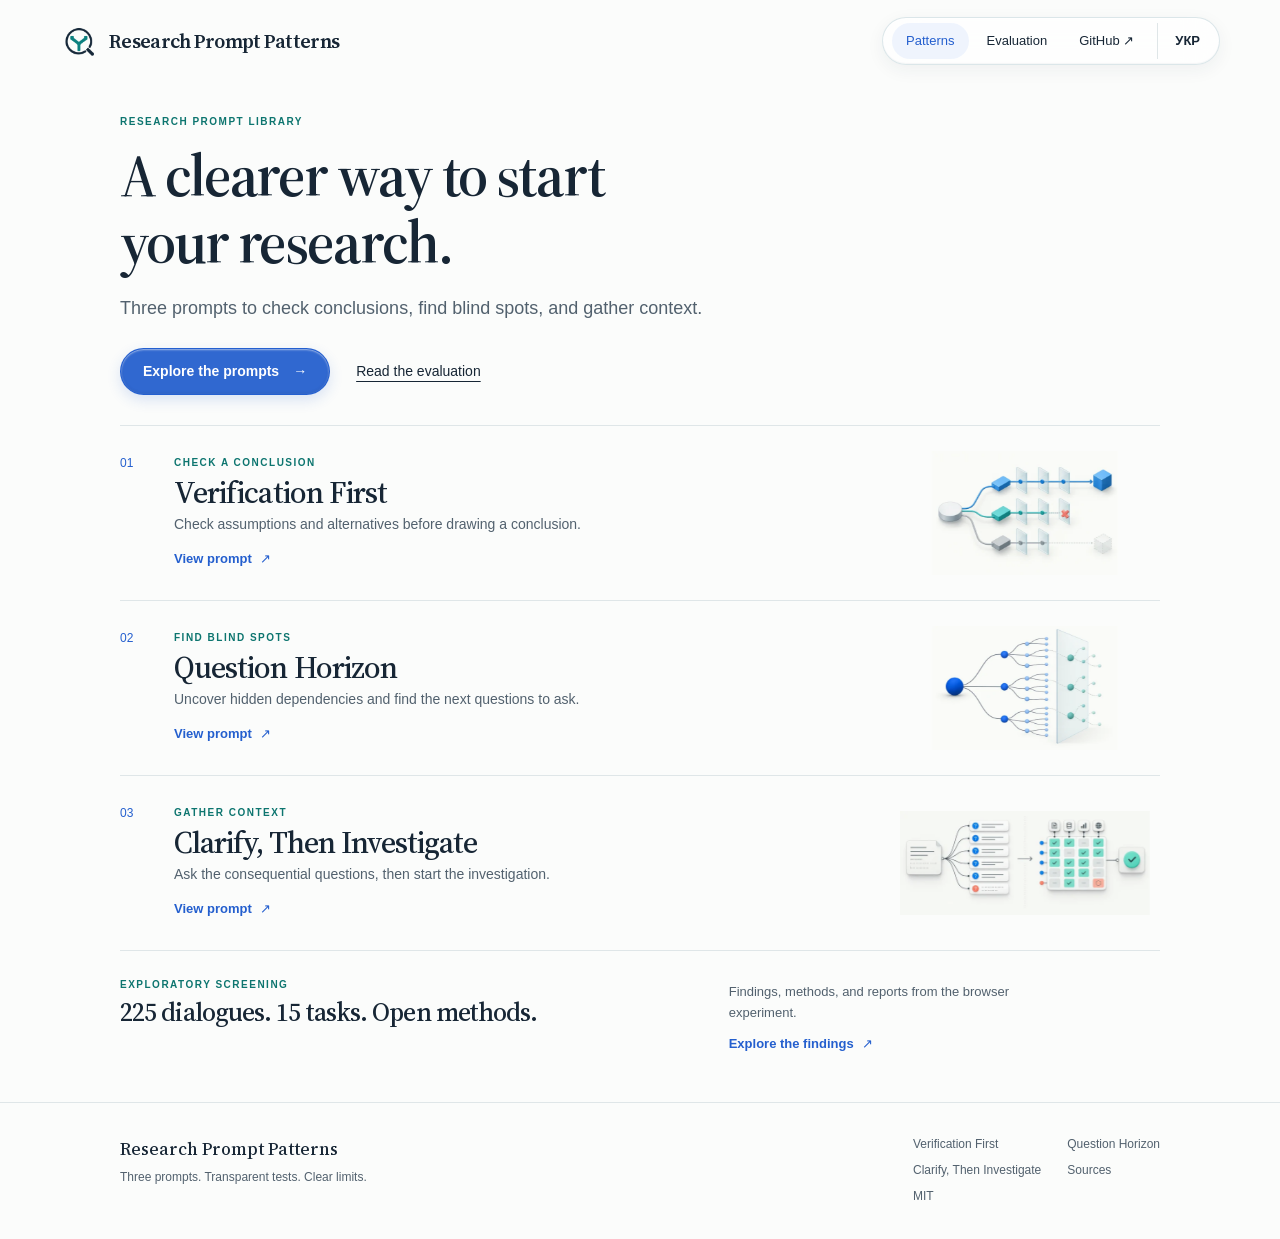
<file: docs/index.html>
<!doctype html>
<html lang="en"><head><meta charset="utf-8"><meta name="viewport" content="width=device-width,initial-scale=1"><meta name="color-scheme" content="light"><meta name="description" content="Three research prompt patterns with a transparent comparison protocol."><title>Home · Research Prompt Patterns</title><link rel="canonical" href="https://kokojas.github.io/research-prompt-patterns/index.html"><link rel="alternate" hreflang="en" href="https://kokojas.github.io/research-prompt-patterns/index.html"><link rel="alternate" hreflang="uk" href="https://kokojas.github.io/research-prompt-patterns/uk/index.html"><meta property="og:title" content="Home · Research Prompt Patterns"><meta property="og:description" content="Three research prompt patterns with a transparent comparison protocol."><meta property="og:type" content="website"><link rel="icon" href="assets/favicon-32.png" sizes="32x32" type="image/png"><link rel="icon" href="assets/favicon-16.png" sizes="16x16" type="image/png"><link rel="apple-touch-icon" href="assets/apple-touch-icon.png"><link rel="stylesheet" href="assets/fonts/fonts.css"><link rel="stylesheet" href="assets/style.css"></head>
<body><a class="skip-link" href="#main">Skip to content</a><header class="site-header"><div class="wrap header-inner"><a class="brand" href="index.html"><img class="brand-mark" src="assets/research-mark.png" width="40" height="40" alt=""><span>Research Prompt Patterns</span></a><nav aria-label="Main navigation"><a href="index.html" aria-current="page">Patterns</a><a href="evaluation.html">Evaluation</a><a href="https://github.com/kokojas/research-prompt-patterns">GitHub ↗</a><a class="lang-link" href="uk/index.html" hreflang="uk">УКР</a></nav></div></header>
<main id="main" class="home-page"><section class="hero wrap"><p class="eyebrow" data-reveal>Research prompt library</p><h1 data-reveal><span>A clearer way to start</span> <span>your research.</span></h1><p class="hero-lead" data-reveal>Three prompts to check conclusions, find blind spots, and gather context.</p><div class="hero-actions" data-reveal><a class="button" href="#patterns">Explore the prompts <span aria-hidden="true">→</span></a><a class="quiet-link" href="evaluation.html">Read the evaluation</a></div></section><section class="wrap pattern-list" id="patterns" aria-label="Three research prompts"><article class="pattern-row" data-reveal><span class="row-number" aria-hidden="true">01</span><div class="pattern-copy"><p class="eyebrow">Check a conclusion</p><h2><a href="verification-first.html">Verification First</a></h2><p>Check assumptions and alternatives before drawing a conclusion.</p><a class="text-link" href="verification-first.html">View prompt <span aria-hidden="true">↗</span></a></div><img src="assets/illustrations/verification-paths-preview.webp" alt="Alternative answers pass through verification gates." width="300" height="170" loading="lazy"></article><article class="pattern-row" data-reveal><span class="row-number" aria-hidden="true">02</span><div class="pattern-copy"><p class="eyebrow">Find blind spots</p><h2><a href="question-horizon.html">Question Horizon</a></h2><p>Uncover hidden dependencies and find the next questions to ask.</p><a class="text-link" href="question-horizon.html">View prompt <span aria-hidden="true">↗</span></a></div><img src="assets/illustrations/question-tree-preview.webp" alt="Visible questions branch into less obvious dependencies." width="300" height="170" loading="lazy"></article><article class="pattern-row" data-reveal><span class="row-number" aria-hidden="true">03</span><div class="pattern-copy"><p class="eyebrow">Gather context</p><h2><a href="clarify-then-investigate.html">Clarify, Then Investigate</a></h2><p>Ask the consequential questions, then start the investigation.</p><a class="text-link" href="clarify-then-investigate.html">View prompt <span aria-hidden="true">↗</span></a></div><img src="assets/illustrations/clarification-rounds-preview.webp" alt="Round one gathers decision-changing answers; round two synthesizes evidence." width="300" height="170" loading="lazy"></article></section><section class="wrap evidence-note" data-reveal><div><p class="eyebrow">Exploratory screening</p><h2>225 dialogues. 15 tasks. Open methods.</h2></div><div><p>Findings, methods, and reports from the browser experiment.</p><a class="text-link" href="evaluation.html">Explore the findings <span aria-hidden="true">↗</span></a></div></section></main><footer class="site-footer"><div class="wrap footer-inner"><div><strong>Research Prompt Patterns</strong><p>Three prompts. Transparent tests. Clear limits.</p></div><div class="footer-links"><a href="verification-first.html">Verification First</a><a href="question-horizon.html">Question Horizon</a><a href="clarify-then-investigate.html">Clarify, Then Investigate</a><a href="https://github.com/kokojas/research-prompt-patterns/blob/main/REFERENCES.md">Sources</a><a href="https://github.com/kokojas/research-prompt-patterns/blob/main/LICENSE">MIT</a></div></div></footer><script src="assets/site.js" defer></script></body></html>
</file>
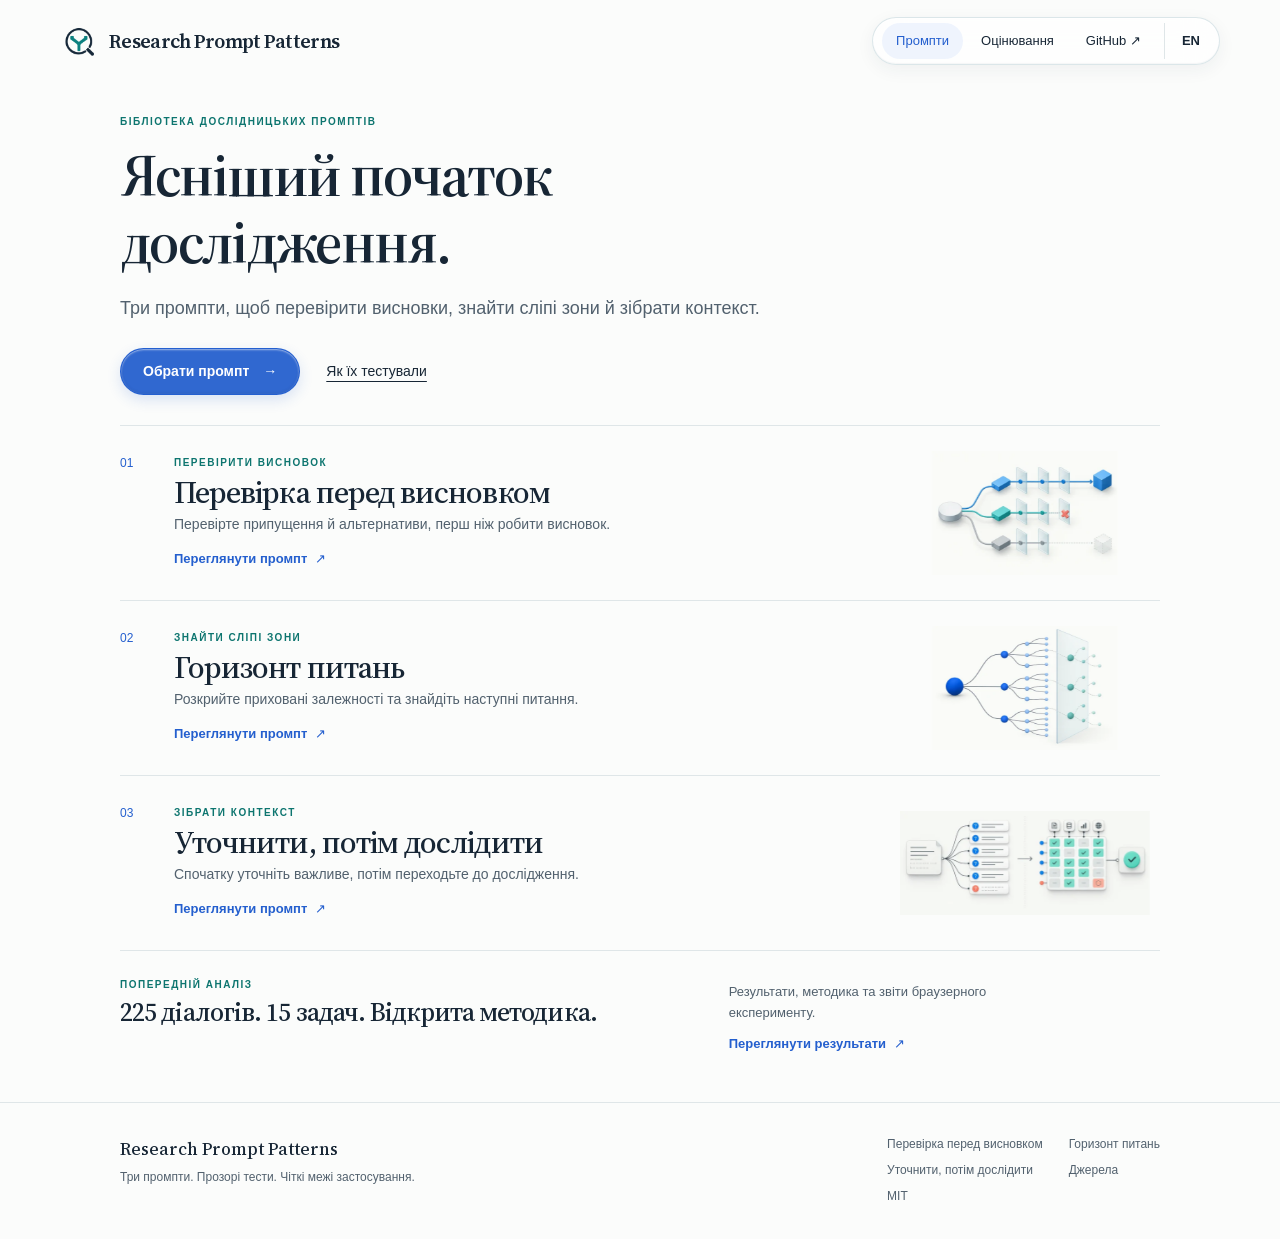
<file: docs/uk/index.html>
<!doctype html>
<html lang="uk"><head><meta charset="utf-8"><meta name="viewport" content="width=device-width,initial-scale=1"><meta name="color-scheme" content="light"><meta name="description" content="Три дослідницькі промпти з відкритою методикою порівняння."><title>Головна · Research Prompt Patterns</title><link rel="canonical" href="https://kokojas.github.io/research-prompt-patterns/uk/index.html"><link rel="alternate" hreflang="en" href="https://kokojas.github.io/research-prompt-patterns/index.html"><link rel="alternate" hreflang="uk" href="https://kokojas.github.io/research-prompt-patterns/uk/index.html"><meta property="og:title" content="Головна · Research Prompt Patterns"><meta property="og:description" content="Три дослідницькі промпти з відкритою методикою порівняння."><meta property="og:type" content="website"><link rel="icon" href="../assets/favicon-32.png" sizes="32x32" type="image/png"><link rel="icon" href="../assets/favicon-16.png" sizes="16x16" type="image/png"><link rel="apple-touch-icon" href="../assets/apple-touch-icon.png"><link rel="stylesheet" href="../assets/fonts/fonts.css"><link rel="stylesheet" href="../assets/style.css"></head>
<body><a class="skip-link" href="#main">До змісту</a><header class="site-header"><div class="wrap header-inner"><a class="brand" href="index.html"><img class="brand-mark" src="../assets/research-mark.png" width="40" height="40" alt=""><span>Research Prompt Patterns</span></a><nav aria-label="Головна навігація"><a href="index.html" aria-current="page">Промпти</a><a href="evaluation.html">Оцінювання</a><a href="https://github.com/kokojas/research-prompt-patterns">GitHub ↗</a><a class="lang-link" href="../index.html" hreflang="en">EN</a></nav></div></header>
<main id="main" class="home-page"><section class="hero wrap"><p class="eyebrow" data-reveal>Бібліотека дослідницьких промптів</p><h1 data-reveal><span>Ясніший початок</span> <span>дослідження.</span></h1><p class="hero-lead" data-reveal>Три промпти, щоб перевірити висновки, знайти сліпі зони й зібрати контекст.</p><div class="hero-actions" data-reveal><a class="button" href="#patterns">Обрати промпт <span aria-hidden="true">→</span></a><a class="quiet-link" href="evaluation.html">Як їх тестували</a></div></section><section class="wrap pattern-list" id="patterns" aria-label="Три дослідницькі промпти"><article class="pattern-row" data-reveal><span class="row-number" aria-hidden="true">01</span><div class="pattern-copy"><p class="eyebrow">Перевірити висновок</p><h2><a href="verification-first.html">Перевірка перед висновком</a></h2><p>Перевірте припущення й альтернативи, перш ніж робити висновок.</p><a class="text-link" href="verification-first.html">Переглянути промпт <span aria-hidden="true">↗</span></a></div><img src="../assets/illustrations/verification-paths-preview.webp" alt="Альтернативні відповіді проходять перевірки." width="300" height="170" loading="lazy"></article><article class="pattern-row" data-reveal><span class="row-number" aria-hidden="true">02</span><div class="pattern-copy"><p class="eyebrow">Знайти сліпі зони</p><h2><a href="question-horizon.html">Горизонт питань</a></h2><p>Розкрийте приховані залежності та знайдіть наступні питання.</p><a class="text-link" href="question-horizon.html">Переглянути промпт <span aria-hidden="true">↗</span></a></div><img src="../assets/illustrations/question-tree-preview.webp" alt="Явні питання ведуть до менш очевидних залежностей." width="300" height="170" loading="lazy"></article><article class="pattern-row" data-reveal><span class="row-number" aria-hidden="true">03</span><div class="pattern-copy"><p class="eyebrow">Зібрати контекст</p><h2><a href="clarify-then-investigate.html">Уточнити, потім дослідити</a></h2><p>Спочатку уточніть важливе, потім переходьте до дослідження.</p><a class="text-link" href="clarify-then-investigate.html">Переглянути промпт <span aria-hidden="true">↗</span></a></div><img src="../assets/illustrations/clarification-rounds-preview.webp" alt="Перший раунд збирає важливі відповіді, другий синтезує докази." width="300" height="170" loading="lazy"></article></section><section class="wrap evidence-note" data-reveal><div><p class="eyebrow">Попередній аналіз</p><h2>225 діалогів. 15 задач. Відкрита методика.</h2></div><div><p>Результати, методика та звіти браузерного експерименту.</p><a class="text-link" href="evaluation.html">Переглянути результати <span aria-hidden="true">↗</span></a></div></section></main><footer class="site-footer"><div class="wrap footer-inner"><div><strong>Research Prompt Patterns</strong><p>Три промпти. Прозорі тести. Чіткі межі застосування.</p></div><div class="footer-links"><a href="verification-first.html">Перевірка перед висновком</a><a href="question-horizon.html">Горизонт питань</a><a href="clarify-then-investigate.html">Уточнити, потім дослідити</a><a href="https://github.com/kokojas/research-prompt-patterns/blob/main/REFERENCES.md">Джерела</a><a href="https://github.com/kokojas/research-prompt-patterns/blob/main/LICENSE">MIT</a></div></div></footer><script src="../assets/site.js" defer></script></body></html>
</file>
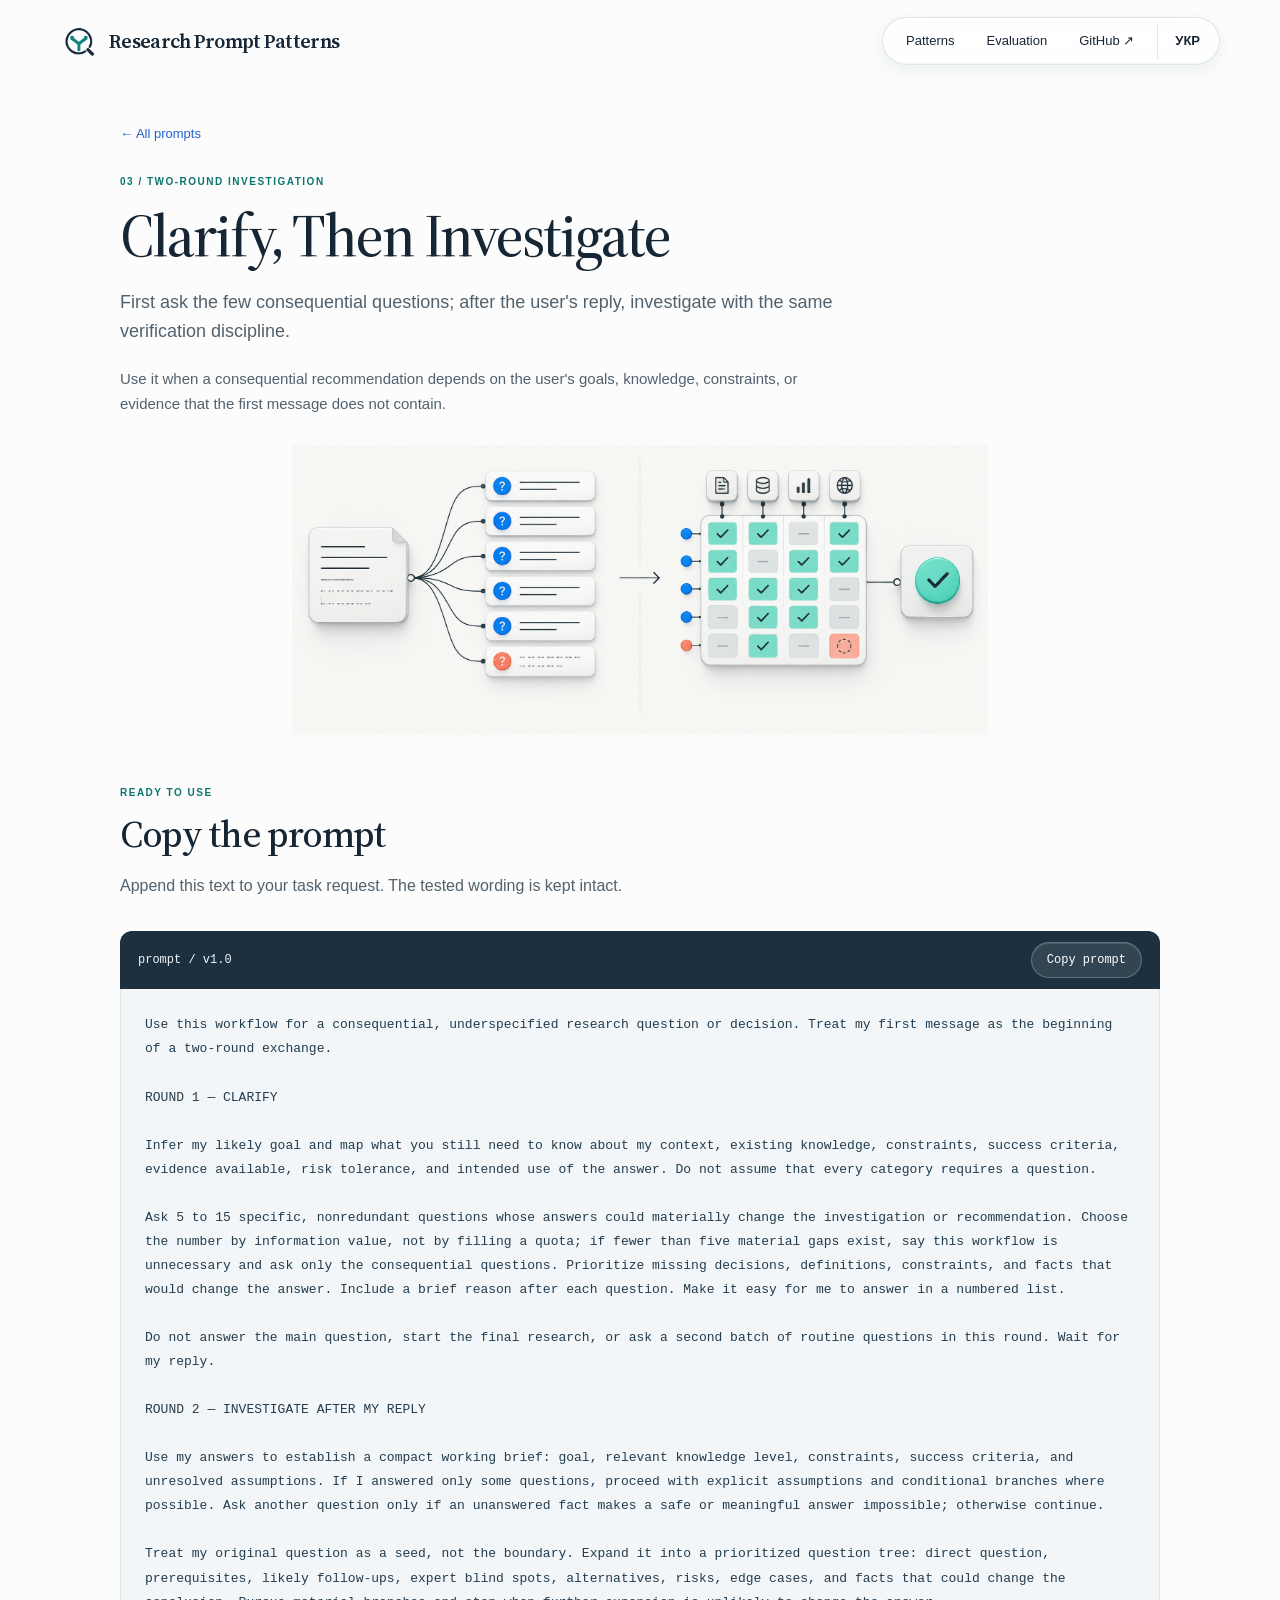
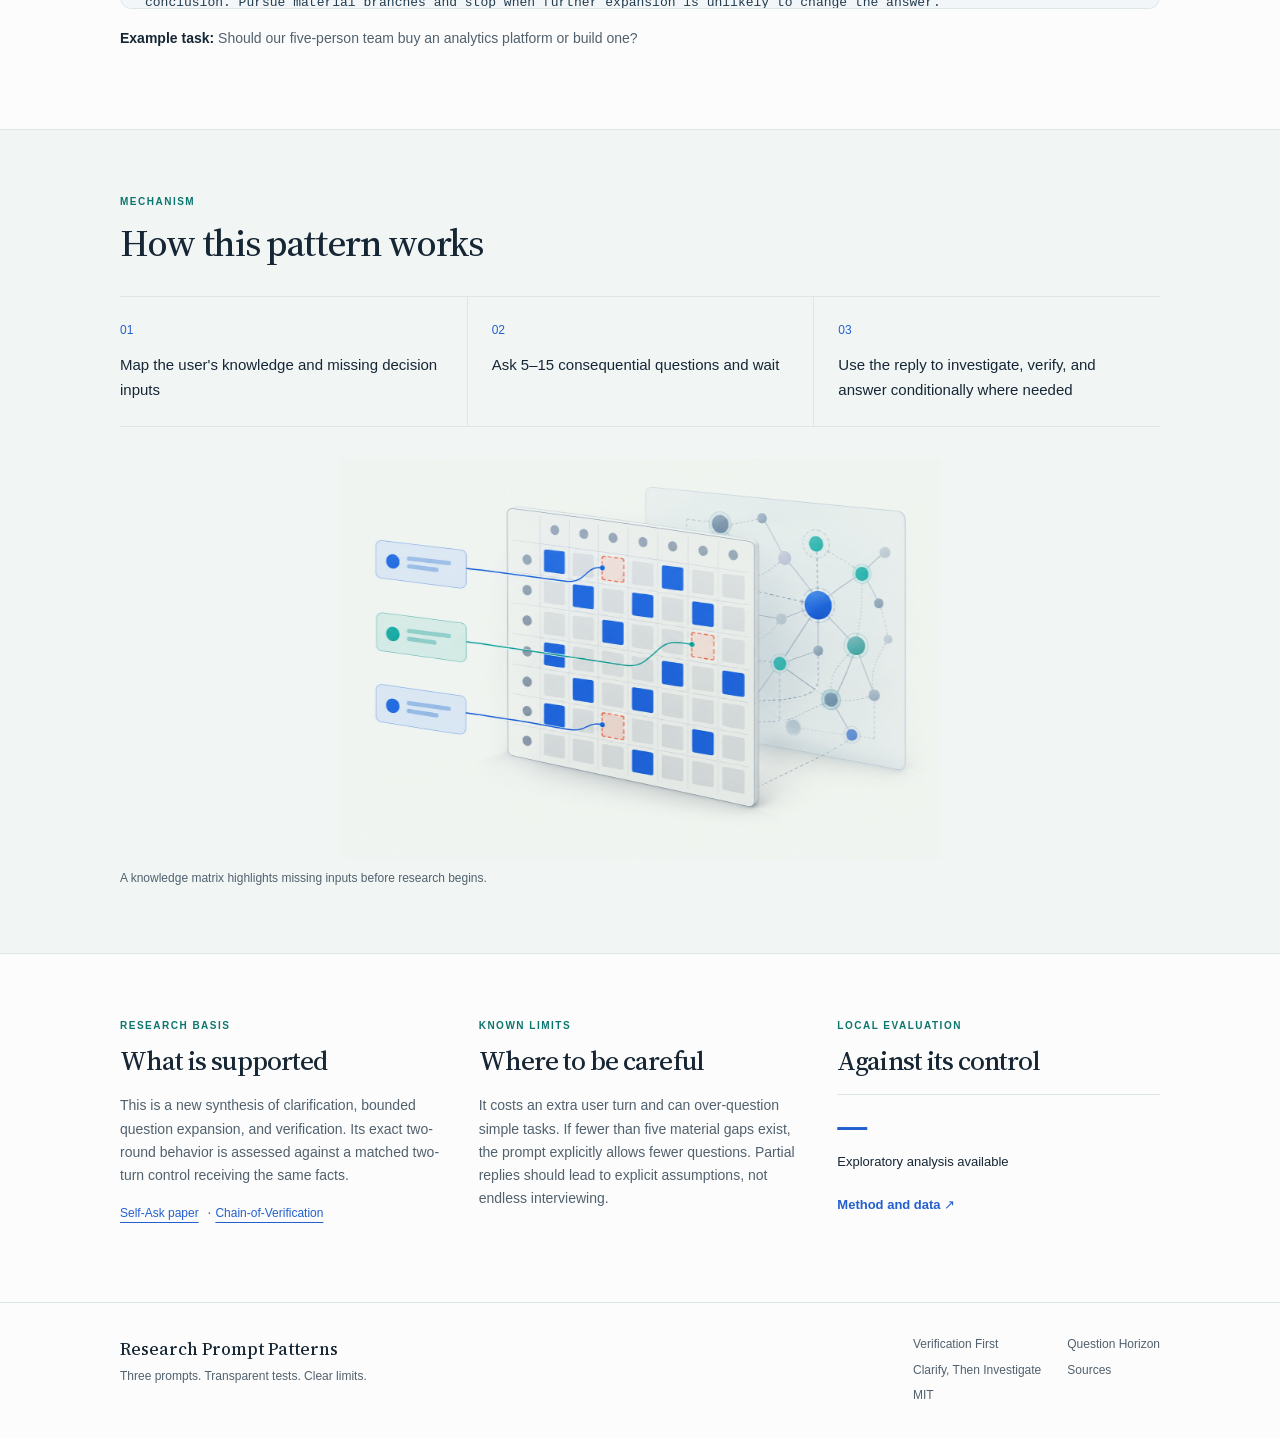
<file: docs/clarify-then-investigate.html>
<!doctype html>
<html lang="en"><head><meta charset="utf-8"><meta name="viewport" content="width=device-width,initial-scale=1"><meta name="color-scheme" content="light"><meta name="description" content="Three research prompt patterns with a transparent comparison protocol."><title>Clarify, Then Investigate · Research Prompt Patterns</title><link rel="canonical" href="https://kokojas.github.io/research-prompt-patterns/clarify-then-investigate.html"><link rel="alternate" hreflang="en" href="https://kokojas.github.io/research-prompt-patterns/clarify-then-investigate.html"><link rel="alternate" hreflang="uk" href="https://kokojas.github.io/research-prompt-patterns/uk/clarify-then-investigate.html"><meta property="og:title" content="Clarify, Then Investigate · Research Prompt Patterns"><meta property="og:description" content="Three research prompt patterns with a transparent comparison protocol."><meta property="og:type" content="website"><link rel="icon" href="assets/favicon-32.png" sizes="32x32" type="image/png"><link rel="icon" href="assets/favicon-16.png" sizes="16x16" type="image/png"><link rel="apple-touch-icon" href="assets/apple-touch-icon.png"><link rel="stylesheet" href="assets/fonts/fonts.css"><link rel="stylesheet" href="assets/style.css"></head>
<body><a class="skip-link" href="#main">Skip to content</a><header class="site-header"><div class="wrap header-inner"><a class="brand" href="index.html"><img class="brand-mark" src="assets/research-mark.png" width="40" height="40" alt=""><span>Research Prompt Patterns</span></a><nav aria-label="Main navigation"><a href="index.html">Patterns</a><a href="evaluation.html">Evaluation</a><a href="https://github.com/kokojas/research-prompt-patterns">GitHub ↗</a><a class="lang-link" href="uk/clarify-then-investigate.html" hreflang="uk">УКР</a></nav></div></header>
<main id="main"><section class="prompt-hero wrap"><a class="back-link" href="index.html">← All prompts</a><p class="eyebrow">03 / Two-round investigation</p><h1>Clarify, Then Investigate</h1><p class="hero-lead">First ask the few consequential questions; after the user&#x27;s reply, investigate with the same verification discipline.</p><p class="prompt-intent">Use it when a consequential recommendation depends on the user&#x27;s goals, knowledge, constraints, or evidence that the first message does not contain.</p><img class="hero-image" src="assets/illustrations/clarification-rounds.png" alt="Round one gathers decision-changing answers; round two synthesizes evidence."></section><section class="wrap section prompt-section"><div class="section-heading"><p class="eyebrow">Ready to use</p><h2>Copy the prompt</h2><p>Append this text to your task request. The tested wording is kept intact.</p></div><div class="prompt-toolbar"><span>prompt / v1.0</span><button type="button" class="copy-button" data-copy-target="prompt-text">Copy prompt</button></div><pre class="prompt-code" id="prompt-text"><code>Use this workflow for a consequential, underspecified research question or decision. Treat my first message as the beginning of a two-round exchange.

ROUND 1 — CLARIFY

Infer my likely goal and map what you still need to know about my context, existing knowledge, constraints, success criteria, evidence available, risk tolerance, and intended use of the answer. Do not assume that every category requires a question.

Ask 5 to 15 specific, nonredundant questions whose answers could materially change the investigation or recommendation. Choose the number by information value, not by filling a quota; if fewer than five material gaps exist, say this workflow is unnecessary and ask only the consequential questions. Prioritize missing decisions, definitions, constraints, and facts that would change the answer. Include a brief reason after each question. Make it easy for me to answer in a numbered list.

Do not answer the main question, start the final research, or ask a second batch of routine questions in this round. Wait for my reply.

ROUND 2 — INVESTIGATE AFTER MY REPLY

Use my answers to establish a compact working brief: goal, relevant knowledge level, constraints, success criteria, and unresolved assumptions. If I answered only some questions, proceed with explicit assumptions and conditional branches where possible. Ask another question only if an unanswered fact makes a safe or meaningful answer impossible; otherwise continue.

Treat my original question as a seed, not the boundary. Expand it into a prioritized question tree: direct question, prerequisites, likely follow-ups, expert blind spots, alternatives, risks, edge cases, and facts that could change the conclusion. Pursue material branches and stop when further expansion is unlikely to change the answer.

Treat this as a difficult, multi-step analytical task where correctness matters more than speed.

Think hard about the problem. Be thorough and check your work carefully.

Do not stop at the first plausible answer. Explore the problem sufficiently before committing to a conclusion.

Before finalizing:
- identify the material assumptions behind your conclusion;
- consider credible competing explanations or alternative solutions;
- actively look for counterexamples, contradictory evidence, edge cases, and failure modes;
- verify important factual claims against the strongest available evidence;
- where practical, independently cross-check critical conclusions using a different method, source, or line of reasoning;
- resolve material contradictions rather than silently choosing one side;
- re-check calculations, dates, causal claims, and logical dependencies that materially affect the answer.

Continue analyzing, checking, and revising until the important success criteria of the task are satisfied. Do not manufacture certainty. Distinguish established facts, strong inferences, tentative inferences, and unresolved uncertainty. Use web research when current or niche information matters; if unavailable, say what could not be verified.

Give a direct answer first, then the evidence, key assumptions, worthwhile next questions already answered, material alternatives, practical next steps, and remaining uncertainty. Tailor the depth to my knowledge level. Keep the final explanation clear; do not expose private chain-of-thought.</code></pre><p class="usage-note"><strong>Example task:</strong> Should our five-person team buy an analytics platform or build one?</p></section><section class="section section-muted"><div class="wrap"><div class="section-heading"><p class="eyebrow">Mechanism</p><h2>How this pattern works</h2></div><ol class="steps"><li><span>01</span><p>Map the user&#x27;s knowledge and missing decision inputs</p></li><li><span>02</span><p>Ask 5–15 consequential questions and wait</p></li><li><span>03</span><p>Use the reply to investigate, verify, and answer conditionally where needed</p></li></ol><figure class="diagram"><img src="assets/illustrations/knowledge-matrix.png" alt="A knowledge matrix highlights missing inputs before research begins." loading="lazy"><figcaption>A knowledge matrix highlights missing inputs before research begins.</figcaption></figure></div></section><section class="wrap section three-col"><div><p class="eyebrow">Research basis</p><h2>What is supported</h2><p>This is a new synthesis of clarification, bounded question expansion, and verification. Its exact two-round behavior is assessed against a matched two-turn control receiving the same facts.</p><p class="source-links"><a href="https://arxiv.org/abs/2210.03350">Self-Ask paper</a> · <a href="https://arxiv.org/abs/2309.11495">Chain-of-Verification</a></p></div><div><p class="eyebrow">Known limits</p><h2>Where to be careful</h2><p>It costs an extra user turn and can over-question simple tasks. If fewer than five material gaps exist, the prompt explicitly allows fewer questions. Partial replies should lead to explicit assumptions, not endless interviewing.</p></div><div><p class="eyebrow">Local evaluation</p><h2>Against its control</h2><div class="result-callout"><strong>—</strong><span>Exploratory analysis available</span></div><a class="text-link" href="evaluation.html">Method and data ↗</a></div></section></main><footer class="site-footer"><div class="wrap footer-inner"><div><strong>Research Prompt Patterns</strong><p>Three prompts. Transparent tests. Clear limits.</p></div><div class="footer-links"><a href="verification-first.html">Verification First</a><a href="question-horizon.html">Question Horizon</a><a href="clarify-then-investigate.html">Clarify, Then Investigate</a><a href="https://github.com/kokojas/research-prompt-patterns/blob/main/REFERENCES.md">Sources</a><a href="https://github.com/kokojas/research-prompt-patterns/blob/main/LICENSE">MIT</a></div></div></footer><script src="assets/site.js" defer></script></body></html>
</file>
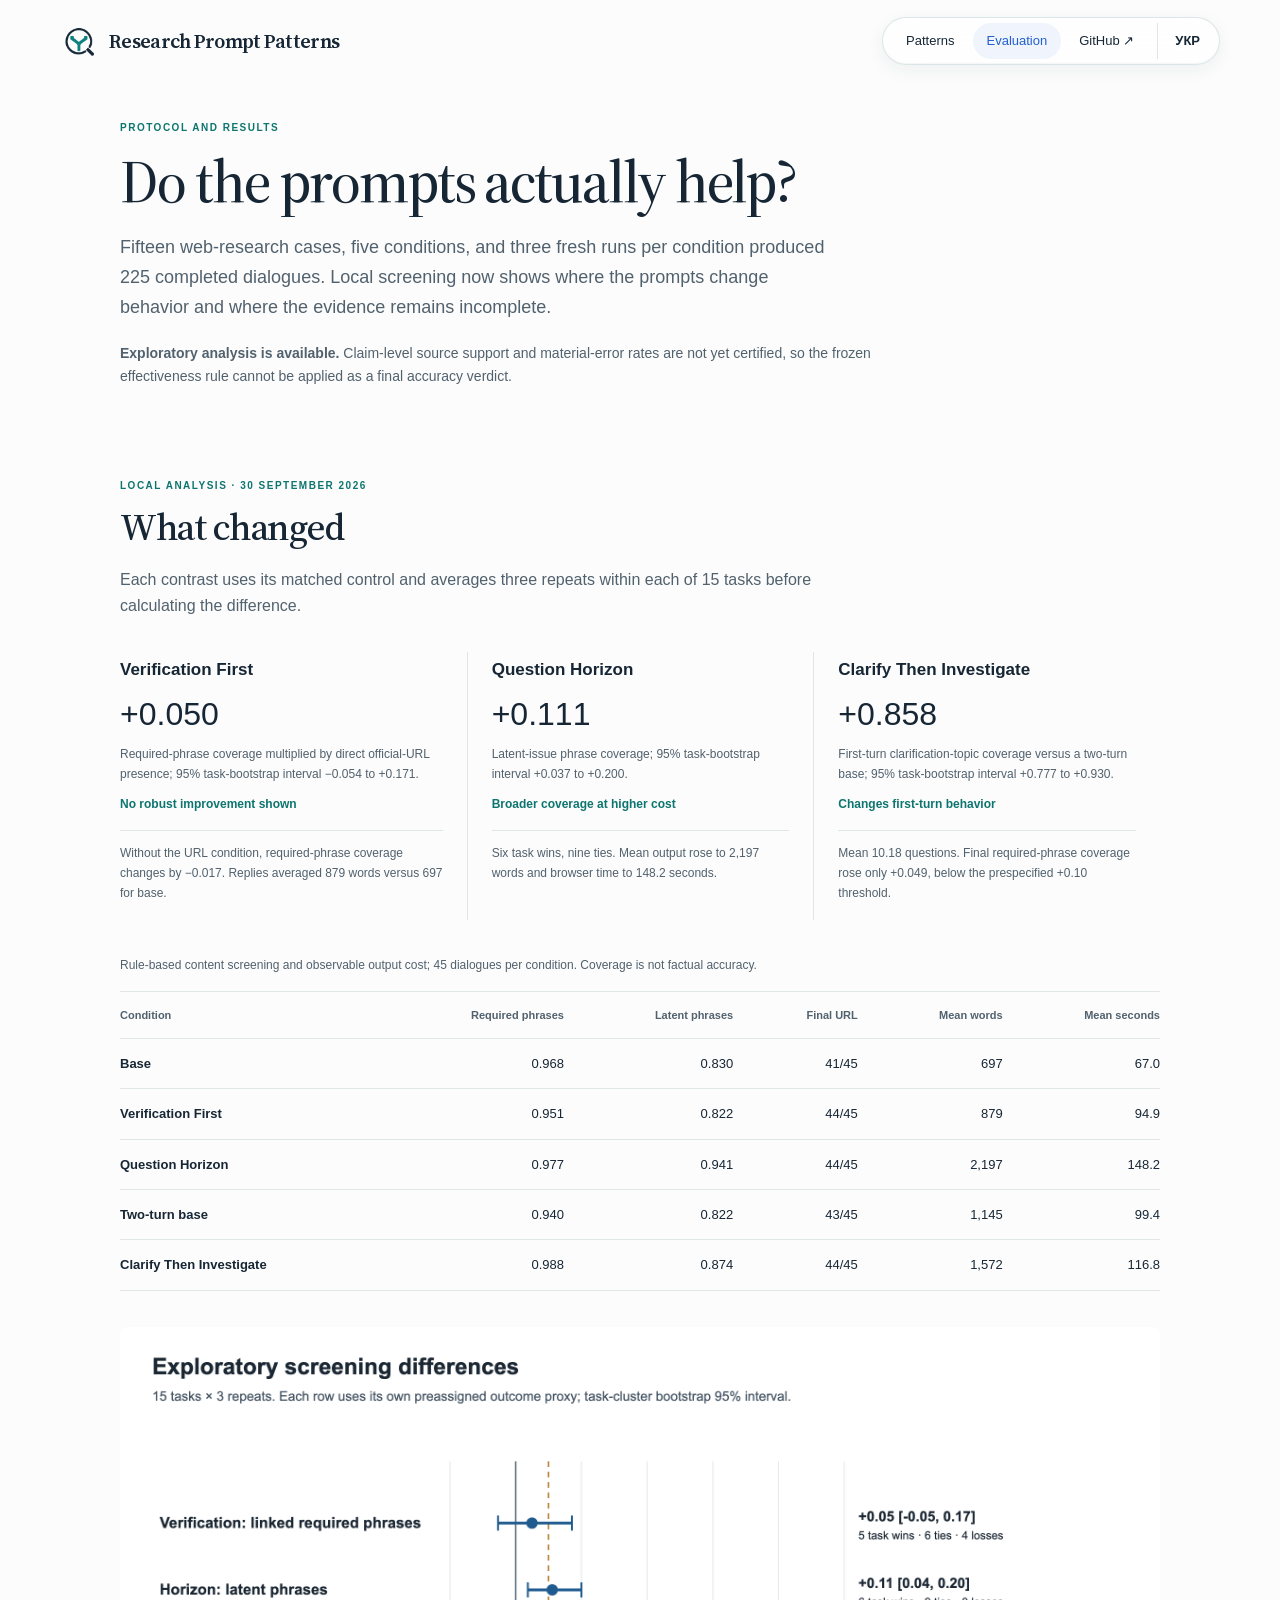
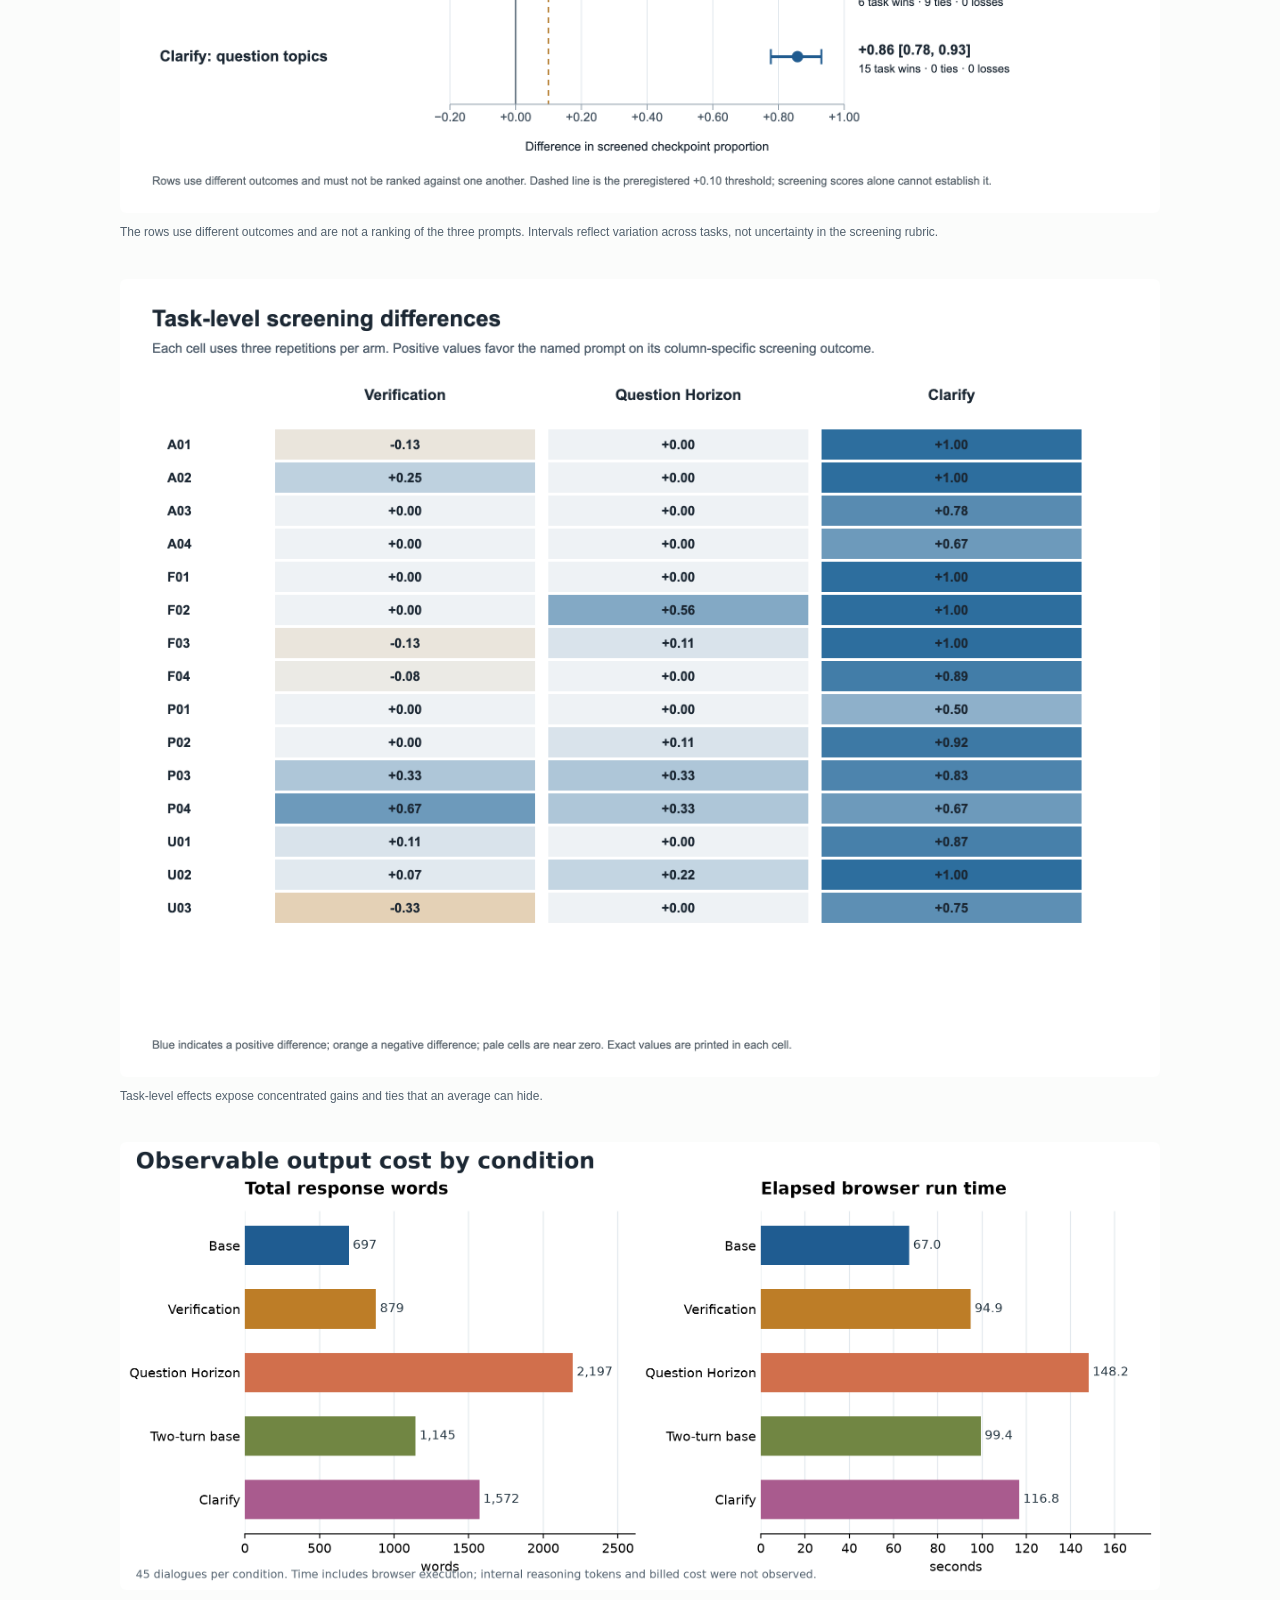
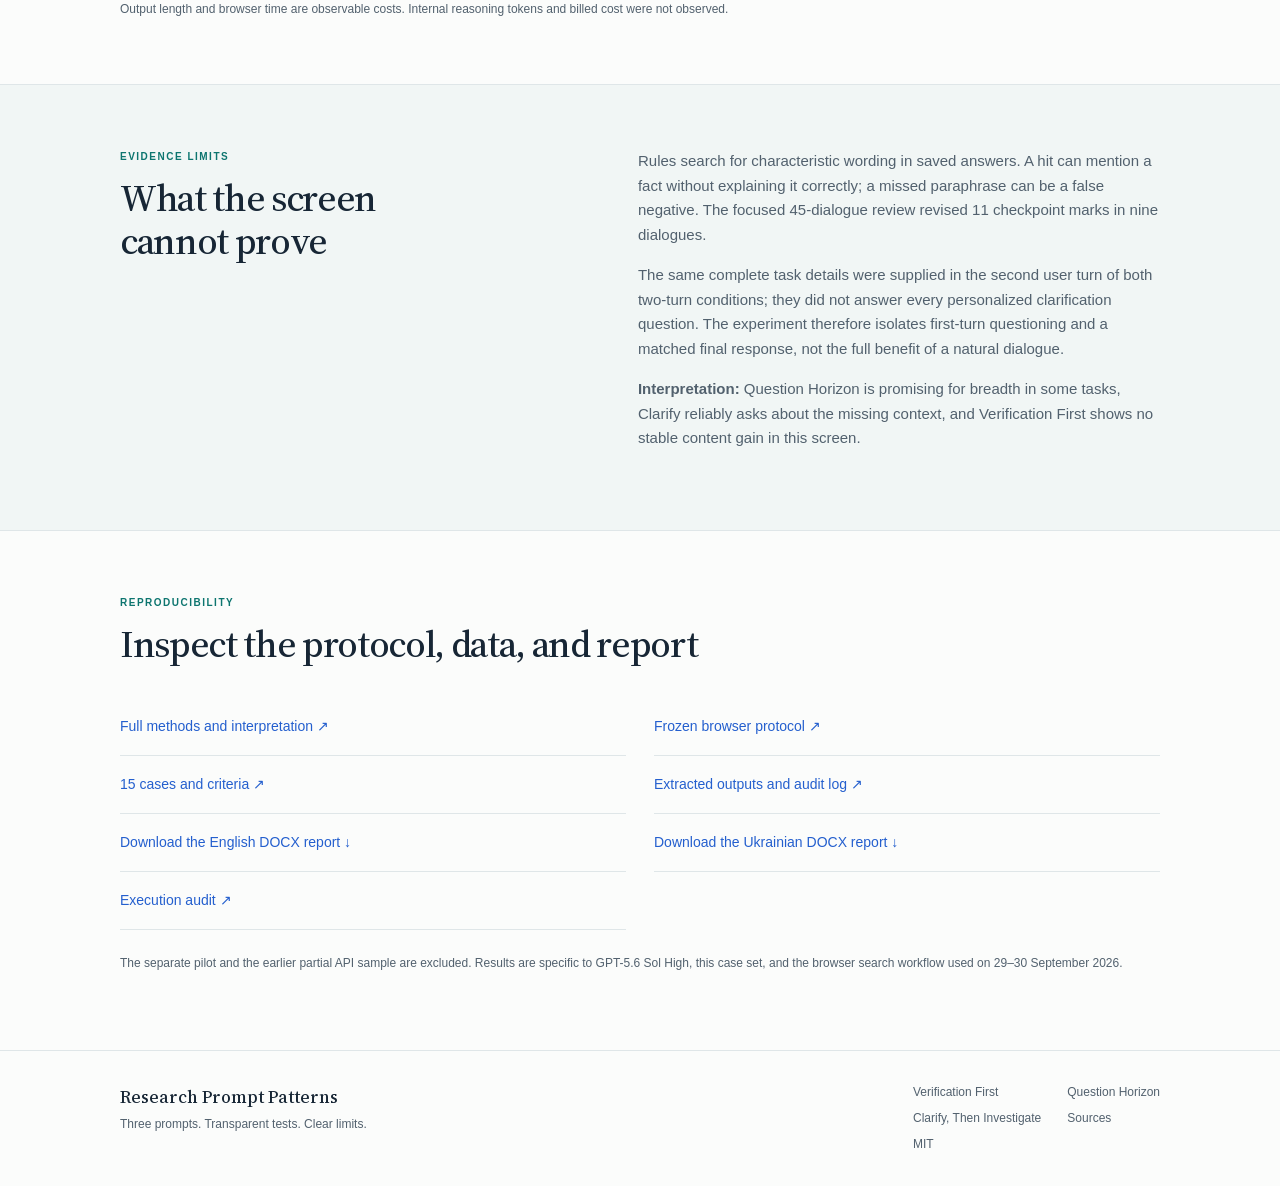
<file: docs/evaluation.html>
<!doctype html>
<html lang="en"><head><meta charset="utf-8"><meta name="viewport" content="width=device-width,initial-scale=1"><meta name="color-scheme" content="light"><meta name="description" content="Three research prompt patterns with a transparent comparison protocol."><title>Evaluation · Research Prompt Patterns</title><link rel="canonical" href="https://kokojas.github.io/research-prompt-patterns/evaluation.html"><link rel="alternate" hreflang="en" href="https://kokojas.github.io/research-prompt-patterns/evaluation.html"><link rel="alternate" hreflang="uk" href="https://kokojas.github.io/research-prompt-patterns/uk/evaluation.html"><meta property="og:title" content="Evaluation · Research Prompt Patterns"><meta property="og:description" content="Three research prompt patterns with a transparent comparison protocol."><meta property="og:type" content="website"><link rel="icon" href="assets/favicon-32.png" sizes="32x32" type="image/png"><link rel="icon" href="assets/favicon-16.png" sizes="16x16" type="image/png"><link rel="apple-touch-icon" href="assets/apple-touch-icon.png"><link rel="stylesheet" href="assets/fonts/fonts.css"><link rel="stylesheet" href="assets/style.css"></head>
<body><a class="skip-link" href="#main">Skip to content</a><header class="site-header"><div class="wrap header-inner"><a class="brand" href="index.html"><img class="brand-mark" src="assets/research-mark.png" width="40" height="40" alt=""><span>Research Prompt Patterns</span></a><nav aria-label="Main navigation"><a href="index.html">Patterns</a><a href="evaluation.html" aria-current="page">Evaluation</a><a href="https://github.com/kokojas/research-prompt-patterns">GitHub ↗</a><a class="lang-link" href="uk/evaluation.html" hreflang="uk">УКР</a></nav></div></header>
<main id="main">
<section class="wrap prompt-hero eval-hero"><p class="eyebrow">Protocol and results</p><h1>Do the prompts actually help?</h1><p class="hero-lead">Fifteen web-research cases, five conditions, and three fresh runs per condition produced 225 completed dialogues. Local screening now shows where the prompts change behavior and where the evidence remains incomplete.</p><p><strong>Exploratory analysis is available.</strong> Claim-level source support and material-error rates are not yet certified, so the frozen effectiveness rule cannot be applied as a final accuracy verdict.</p></section>
<section data-reveal class="wrap section"><div class="section-heading"><p class="eyebrow">Local analysis · 30 September 2026</p><h2>What changed</h2><p>Each contrast uses its matched control and averages three repeats within each of 15 tasks before calculating the difference.</p></div>
<div class="result-grid">
<div class="result-card"><h3>Verification First</h3><p class="result-number">+0.050</p><p>Required-phrase coverage multiplied by direct official-URL presence; 95% task-bootstrap interval −0.054 to +0.171.</p><p class="verdict">No robust improvement shown</p><p class="fine-print">Without the URL condition, required-phrase coverage changes by −0.017. Replies averaged 879 words versus 697 for base.</p></div>
<div class="result-card"><h3>Question Horizon</h3><p class="result-number">+0.111</p><p>Latent-issue phrase coverage; 95% task-bootstrap interval +0.037 to +0.200.</p><p class="verdict">Broader coverage at higher cost</p><p class="fine-print">Six task wins, nine ties. Mean output rose to 2,197 words and browser time to 148.2 seconds.</p></div>
<div class="result-card"><h3>Clarify Then Investigate</h3><p class="result-number">+0.858</p><p>First-turn clarification-topic coverage versus a two-turn base; 95% task-bootstrap interval +0.777 to +0.930.</p><p class="verdict">Changes first-turn behavior</p><p class="fine-print">Mean 10.18 questions. Final required-phrase coverage rose only +0.049, below the prespecified +0.10 threshold.</p></div>
</div>
<div class="table-scroll"><table><caption>Rule-based content screening and observable output cost; 45 dialogues per condition. Coverage is not factual accuracy.</caption><thead><tr><th scope="col">Condition</th><th scope="col">Required phrases</th><th scope="col">Latent phrases</th><th scope="col">Final URL</th><th scope="col">Mean words</th><th scope="col">Mean seconds</th></tr></thead><tbody><tr><th scope="row">Base</th><td>0.968</td><td>0.830</td><td>41/45</td><td>697</td><td>67.0</td></tr><tr><th scope="row">Verification First</th><td>0.951</td><td>0.822</td><td>44/45</td><td>879</td><td>94.9</td></tr><tr><th scope="row">Question Horizon</th><td>0.977</td><td>0.941</td><td>44/45</td><td>2,197</td><td>148.2</td></tr><tr><th scope="row">Two-turn base</th><td>0.940</td><td>0.822</td><td>43/45</td><td>1,145</td><td>99.4</td></tr><tr><th scope="row">Clarify Then Investigate</th><td>0.988</td><td>0.874</td><td>44/45</td><td>1,572</td><td>116.8</td></tr></tbody></table></div>
<figure class="results-figure"><img src="assets/eval-screening-differences.png" loading="lazy" alt="Three task-cluster bootstrap intervals for the matched prompt screening differences"><figcaption>The rows use different outcomes and are not a ranking of the three prompts. Intervals reflect variation across tasks, not uncertainty in the screening rubric.</figcaption></figure>
<figure class="results-figure"><img src="assets/eval-task-differences.png" loading="lazy" alt="Fifteen task-level differences for each matched prompt comparison"><figcaption>Task-level effects expose concentrated gains and ties that an average can hide.</figcaption></figure>
<figure class="results-figure"><img src="assets/eval-efficiency.png" loading="lazy" alt="Total response words and elapsed browser time by condition"><figcaption>Output length and browser time are observable costs. Internal reasoning tokens and billed cost were not observed.</figcaption></figure>
</section>
<section class="section section-muted"><div class="wrap two-col"><div><p class="eyebrow">Evidence limits</p><h2>What the screen cannot prove</h2></div><div><p>Rules search for characteristic wording in saved answers. A hit can mention a fact without explaining it correctly; a missed paraphrase can be a false negative. The focused 45-dialogue review revised 11 checkpoint marks in nine dialogues.</p><p>The same complete task details were supplied in the second user turn of both two-turn conditions; they did not answer every personalized clarification question. The experiment therefore isolates first-turn questioning and a matched final response, not the full benefit of a natural dialogue.</p><p><strong>Interpretation:</strong> Question Horizon is promising for breadth in some tasks, Clarify reliably asks about the missing context, and Verification First shows no stable content gain in this screen.</p></div></div></section>
<section data-reveal class="wrap section"><div class="section-heading"><p class="eyebrow">Reproducibility</p><h2>Inspect the protocol, data, and report</h2></div><div class="link-grid"><a href="https://github.com/kokojas/research-prompt-patterns/blob/main/evals/LOCAL_ANALYSIS.md">Full methods and interpretation ↗</a><a href="https://github.com/kokojas/research-prompt-patterns/blob/main/evals/BROWSER_WEB_PROTOCOL.md">Frozen browser protocol ↗</a><a href="https://github.com/kokojas/research-prompt-patterns/blob/main/evals/browser-web-tasks.json">15 cases and criteria ↗</a><a href="https://github.com/kokojas/research-prompt-patterns/tree/main/evals/results">Extracted outputs and audit log ↗</a><a href="assets/benchmark-225-web-dialogues-en.docx" hreflang="en">Download the English DOCX report ↓</a><a href="assets/benchmark-225-web-dialogues-uk.docx" hreflang="uk">Download the Ukrainian DOCX report ↓</a><a href="https://github.com/kokojas/research-prompt-patterns/blob/main/evals/EXECUTION_AUDIT.md">Execution audit ↗</a></div><p class="fine-print">The separate pilot and the earlier partial API sample are excluded. Results are specific to GPT-5.6 Sol High, this case set, and the browser search workflow used on 29–30 September 2026.</p></section>
</main><footer class="site-footer"><div class="wrap footer-inner"><div><strong>Research Prompt Patterns</strong><p>Three prompts. Transparent tests. Clear limits.</p></div><div class="footer-links"><a href="verification-first.html">Verification First</a><a href="question-horizon.html">Question Horizon</a><a href="clarify-then-investigate.html">Clarify, Then Investigate</a><a href="https://github.com/kokojas/research-prompt-patterns/blob/main/REFERENCES.md">Sources</a><a href="https://github.com/kokojas/research-prompt-patterns/blob/main/LICENSE">MIT</a></div></div></footer><script src="assets/site.js" defer></script></body></html>
</file>
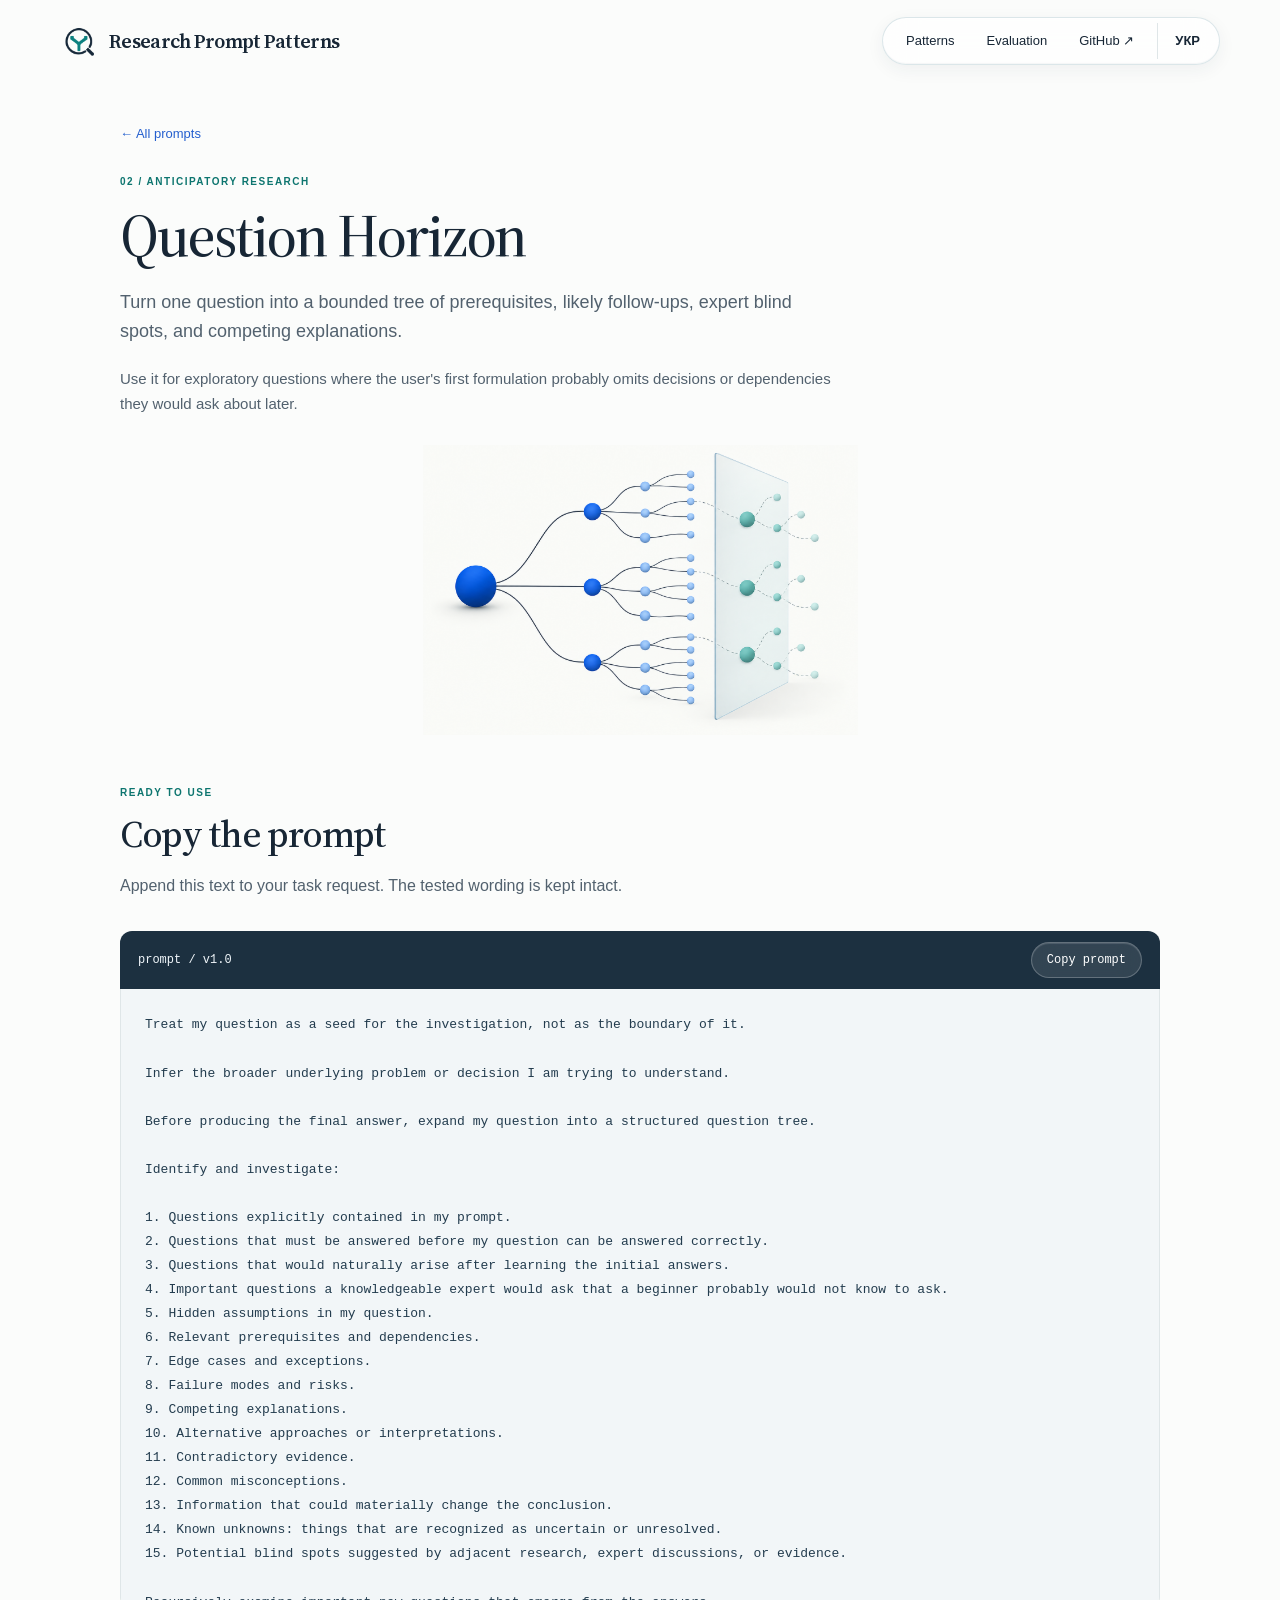
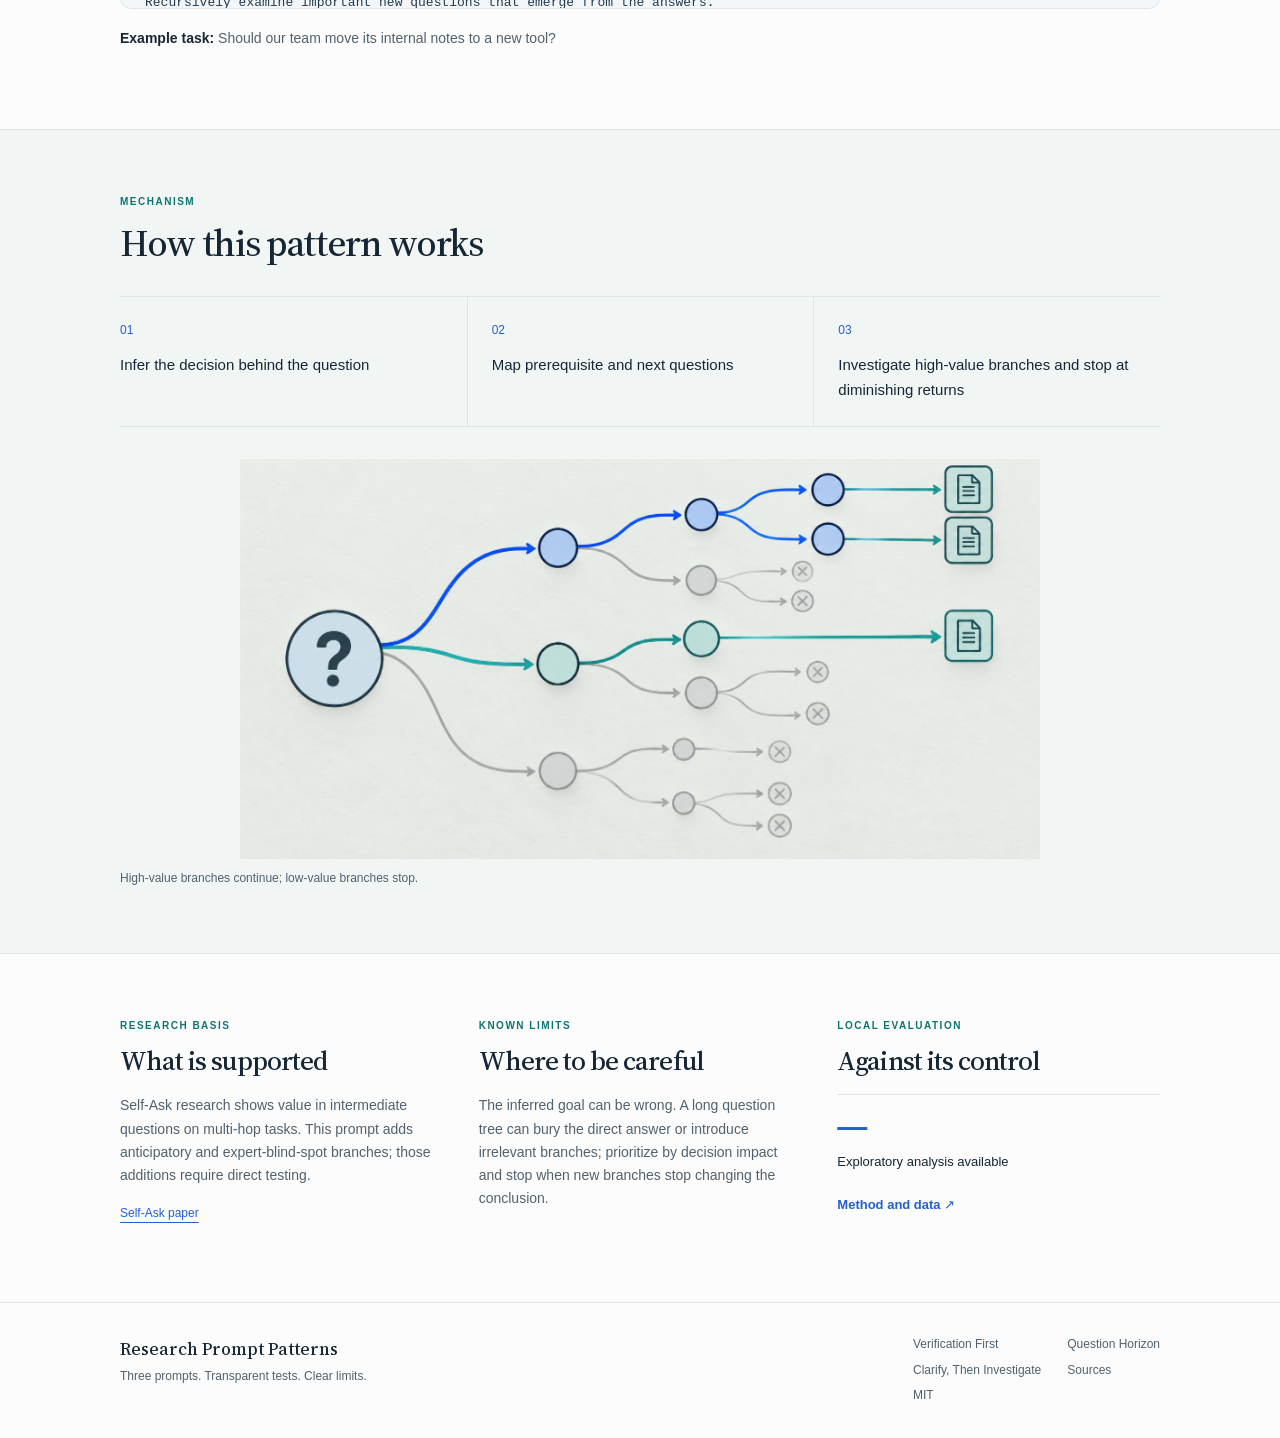
<file: docs/question-horizon.html>
<!doctype html>
<html lang="en"><head><meta charset="utf-8"><meta name="viewport" content="width=device-width,initial-scale=1"><meta name="color-scheme" content="light"><meta name="description" content="Three research prompt patterns with a transparent comparison protocol."><title>Question Horizon · Research Prompt Patterns</title><link rel="canonical" href="https://kokojas.github.io/research-prompt-patterns/question-horizon.html"><link rel="alternate" hreflang="en" href="https://kokojas.github.io/research-prompt-patterns/question-horizon.html"><link rel="alternate" hreflang="uk" href="https://kokojas.github.io/research-prompt-patterns/uk/question-horizon.html"><meta property="og:title" content="Question Horizon · Research Prompt Patterns"><meta property="og:description" content="Three research prompt patterns with a transparent comparison protocol."><meta property="og:type" content="website"><link rel="icon" href="assets/favicon-32.png" sizes="32x32" type="image/png"><link rel="icon" href="assets/favicon-16.png" sizes="16x16" type="image/png"><link rel="apple-touch-icon" href="assets/apple-touch-icon.png"><link rel="stylesheet" href="assets/fonts/fonts.css"><link rel="stylesheet" href="assets/style.css"></head>
<body><a class="skip-link" href="#main">Skip to content</a><header class="site-header"><div class="wrap header-inner"><a class="brand" href="index.html"><img class="brand-mark" src="assets/research-mark.png" width="40" height="40" alt=""><span>Research Prompt Patterns</span></a><nav aria-label="Main navigation"><a href="index.html">Patterns</a><a href="evaluation.html">Evaluation</a><a href="https://github.com/kokojas/research-prompt-patterns">GitHub ↗</a><a class="lang-link" href="uk/question-horizon.html" hreflang="uk">УКР</a></nav></div></header>
<main id="main"><section class="prompt-hero wrap"><a class="back-link" href="index.html">← All prompts</a><p class="eyebrow">02 / Anticipatory research</p><h1>Question Horizon</h1><p class="hero-lead">Turn one question into a bounded tree of prerequisites, likely follow-ups, expert blind spots, and competing explanations.</p><p class="prompt-intent">Use it for exploratory questions where the user&#x27;s first formulation probably omits decisions or dependencies they would ask about later.</p><img class="hero-image" src="assets/illustrations/question-tree.png" alt="Visible questions branch into less obvious dependencies."></section><section class="wrap section prompt-section"><div class="section-heading"><p class="eyebrow">Ready to use</p><h2>Copy the prompt</h2><p>Append this text to your task request. The tested wording is kept intact.</p></div><div class="prompt-toolbar"><span>prompt / v1.0</span><button type="button" class="copy-button" data-copy-target="prompt-text">Copy prompt</button></div><pre class="prompt-code" id="prompt-text"><code>Treat my question as a seed for the investigation, not as the boundary of it.

Infer the broader underlying problem or decision I am trying to understand.

Before producing the final answer, expand my question into a structured question tree.

Identify and investigate:

1. Questions explicitly contained in my prompt.
2. Questions that must be answered before my question can be answered correctly.
3. Questions that would naturally arise after learning the initial answers.
4. Important questions a knowledgeable expert would ask that a beginner probably would not know to ask.
5. Hidden assumptions in my question.
6. Relevant prerequisites and dependencies.
7. Edge cases and exceptions.
8. Failure modes and risks.
9. Competing explanations.
10. Alternative approaches or interpretations.
11. Contradictory evidence.
12. Common misconceptions.
13. Information that could materially change the conclusion.
14. Known unknowns: things that are recognized as uncertain or unresolved.
15. Potential blind spots suggested by adjacent research, expert discussions, or evidence.

Recursively examine important new questions that emerge from the answers.

Do not expand indefinitely or add irrelevant trivia. Prioritize branches by relevance to my likely goal, probability that I would ask about them later, importance if overlooked, uncertainty, and potential to change the conclusion.

Use web research where current or niche information matters. If browsing is unavailable, say so and distinguish unverified claims from checked facts.

Continue exploration until additional research produces little material new information.

Then give me:

A. A direct answer to my original question.
B. Expanded findings.
C. Questions I would probably have asked next, with answers already included.
D. Important things I might not have known to ask about.
E. Contradictions and alternative explanations.
F. Remaining uncertainties and information that cannot currently be established.
G. Information that would most change the conclusion.

Do not expose private chain-of-thought. Show only the resulting question structure, evidence, conclusions, and uncertainties.</code></pre><p class="usage-note"><strong>Example task:</strong> Should our team move its internal notes to a new tool?</p></section><section class="section section-muted"><div class="wrap"><div class="section-heading"><p class="eyebrow">Mechanism</p><h2>How this pattern works</h2></div><ol class="steps"><li><span>01</span><p>Infer the decision behind the question</p></li><li><span>02</span><p>Map prerequisite and next questions</p></li><li><span>03</span><p>Investigate high-value branches and stop at diminishing returns</p></li></ol><figure class="diagram"><img src="assets/illustrations/question-pruning.png" alt="High-value branches continue; low-value branches stop." loading="lazy"><figcaption>High-value branches continue; low-value branches stop.</figcaption></figure></div></section><section class="wrap section three-col"><div><p class="eyebrow">Research basis</p><h2>What is supported</h2><p>Self-Ask research shows value in intermediate questions on multi-hop tasks. This prompt adds anticipatory and expert-blind-spot branches; those additions require direct testing.</p><p class="source-links"><a href="https://arxiv.org/abs/2210.03350">Self-Ask paper</a></p></div><div><p class="eyebrow">Known limits</p><h2>Where to be careful</h2><p>The inferred goal can be wrong. A long question tree can bury the direct answer or introduce irrelevant branches; prioritize by decision impact and stop when new branches stop changing the conclusion.</p></div><div><p class="eyebrow">Local evaluation</p><h2>Against its control</h2><div class="result-callout"><strong>—</strong><span>Exploratory analysis available</span></div><a class="text-link" href="evaluation.html">Method and data ↗</a></div></section></main><footer class="site-footer"><div class="wrap footer-inner"><div><strong>Research Prompt Patterns</strong><p>Three prompts. Transparent tests. Clear limits.</p></div><div class="footer-links"><a href="verification-first.html">Verification First</a><a href="question-horizon.html">Question Horizon</a><a href="clarify-then-investigate.html">Clarify, Then Investigate</a><a href="https://github.com/kokojas/research-prompt-patterns/blob/main/REFERENCES.md">Sources</a><a href="https://github.com/kokojas/research-prompt-patterns/blob/main/LICENSE">MIT</a></div></div></footer><script src="assets/site.js" defer></script></body></html>
</file>
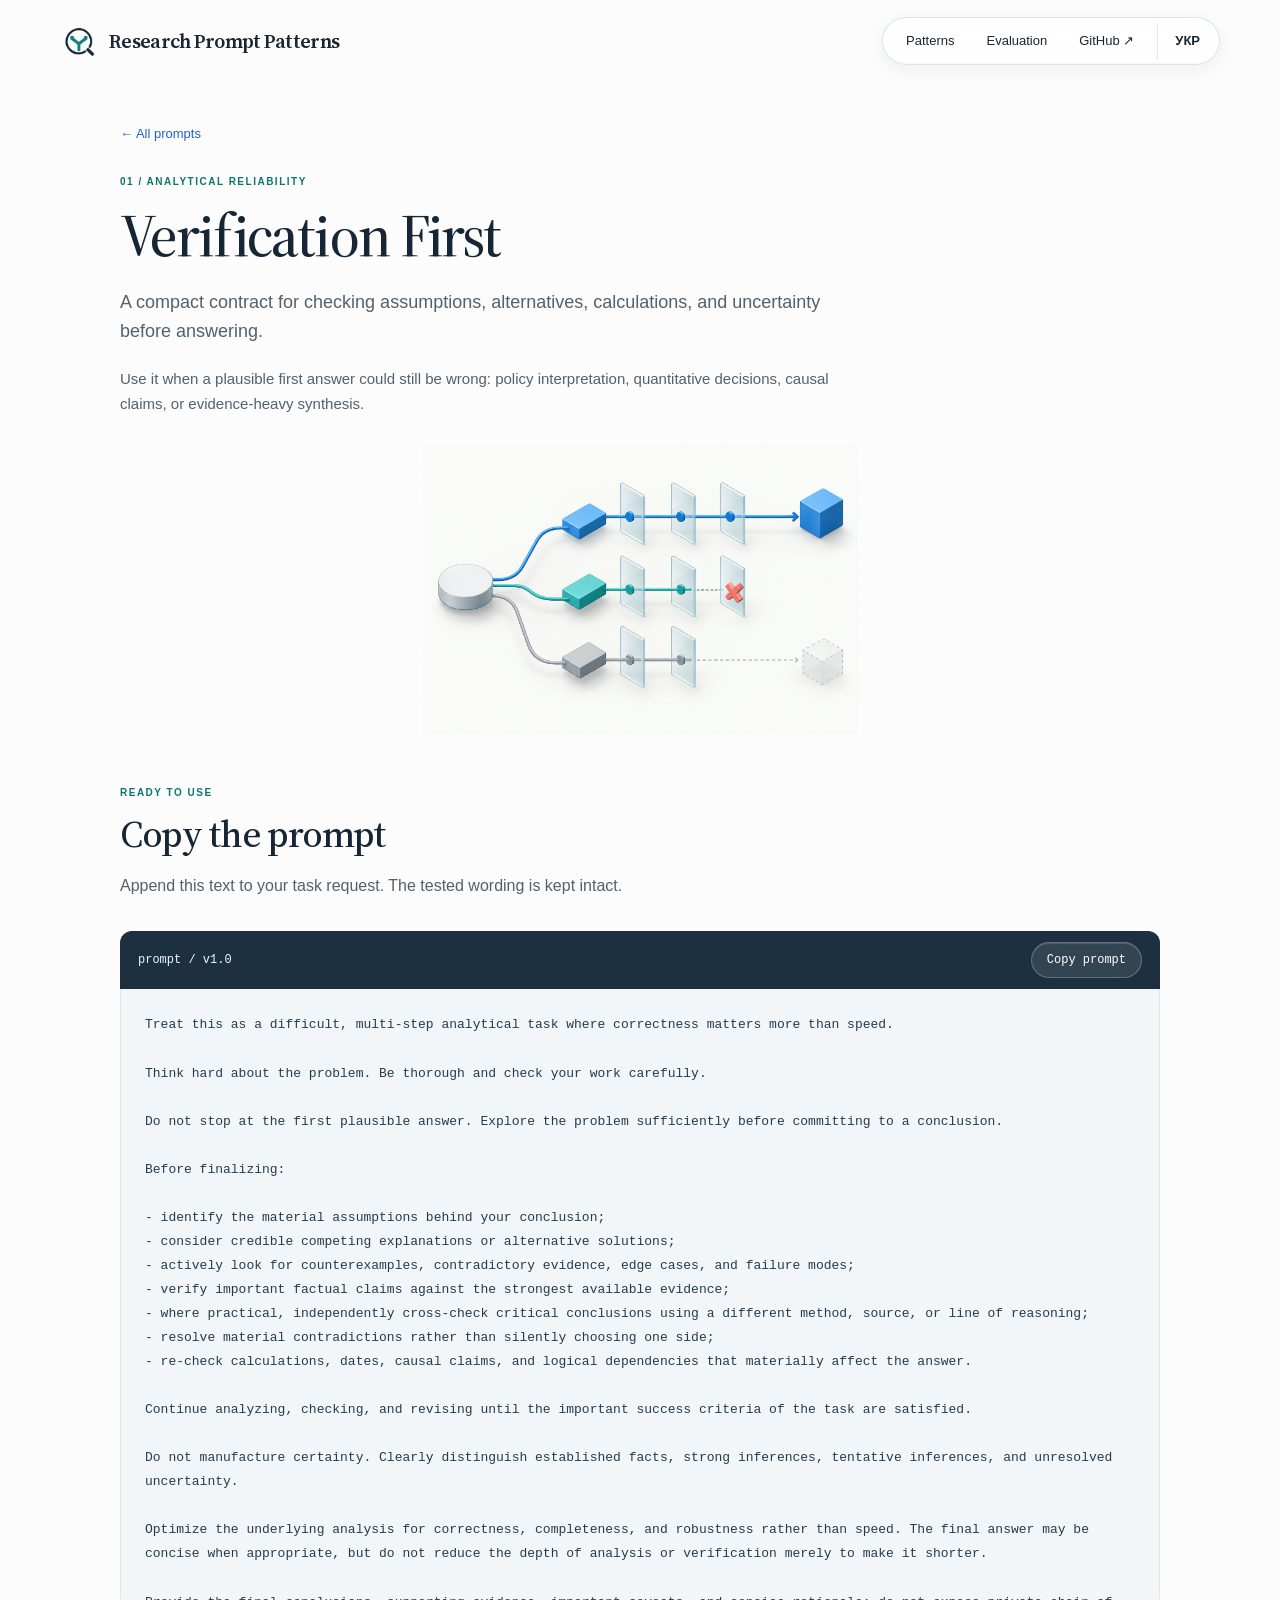
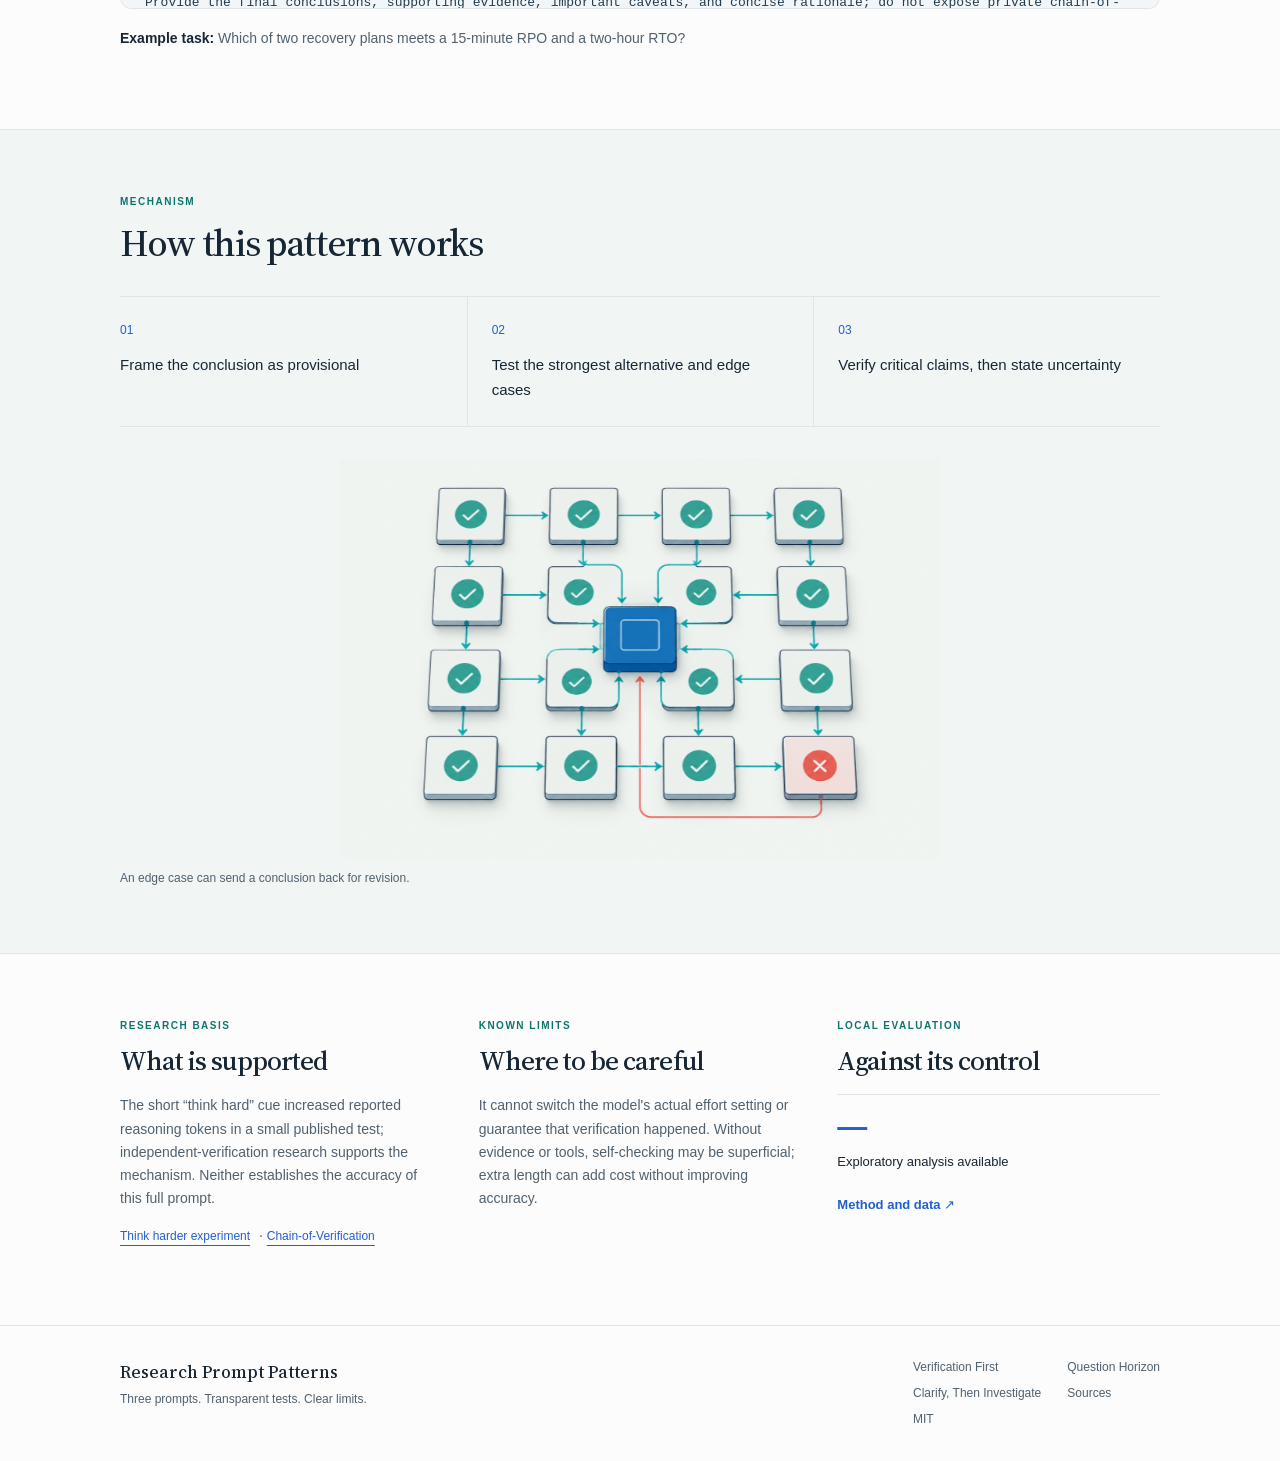
<file: docs/verification-first.html>
<!doctype html>
<html lang="en"><head><meta charset="utf-8"><meta name="viewport" content="width=device-width,initial-scale=1"><meta name="color-scheme" content="light"><meta name="description" content="Three research prompt patterns with a transparent comparison protocol."><title>Verification First · Research Prompt Patterns</title><link rel="canonical" href="https://kokojas.github.io/research-prompt-patterns/verification-first.html"><link rel="alternate" hreflang="en" href="https://kokojas.github.io/research-prompt-patterns/verification-first.html"><link rel="alternate" hreflang="uk" href="https://kokojas.github.io/research-prompt-patterns/uk/verification-first.html"><meta property="og:title" content="Verification First · Research Prompt Patterns"><meta property="og:description" content="Three research prompt patterns with a transparent comparison protocol."><meta property="og:type" content="website"><link rel="icon" href="assets/favicon-32.png" sizes="32x32" type="image/png"><link rel="icon" href="assets/favicon-16.png" sizes="16x16" type="image/png"><link rel="apple-touch-icon" href="assets/apple-touch-icon.png"><link rel="stylesheet" href="assets/fonts/fonts.css"><link rel="stylesheet" href="assets/style.css"></head>
<body><a class="skip-link" href="#main">Skip to content</a><header class="site-header"><div class="wrap header-inner"><a class="brand" href="index.html"><img class="brand-mark" src="assets/research-mark.png" width="40" height="40" alt=""><span>Research Prompt Patterns</span></a><nav aria-label="Main navigation"><a href="index.html">Patterns</a><a href="evaluation.html">Evaluation</a><a href="https://github.com/kokojas/research-prompt-patterns">GitHub ↗</a><a class="lang-link" href="uk/verification-first.html" hreflang="uk">УКР</a></nav></div></header>
<main id="main"><section class="prompt-hero wrap"><a class="back-link" href="index.html">← All prompts</a><p class="eyebrow">01 / Analytical reliability</p><h1>Verification First</h1><p class="hero-lead">A compact contract for checking assumptions, alternatives, calculations, and uncertainty before answering.</p><p class="prompt-intent">Use it when a plausible first answer could still be wrong: policy interpretation, quantitative decisions, causal claims, or evidence-heavy synthesis.</p><img class="hero-image" src="assets/illustrations/verification-paths.png" alt="Alternative answers pass through verification gates."></section><section class="wrap section prompt-section"><div class="section-heading"><p class="eyebrow">Ready to use</p><h2>Copy the prompt</h2><p>Append this text to your task request. The tested wording is kept intact.</p></div><div class="prompt-toolbar"><span>prompt / v1.0</span><button type="button" class="copy-button" data-copy-target="prompt-text">Copy prompt</button></div><pre class="prompt-code" id="prompt-text"><code>Treat this as a difficult, multi-step analytical task where correctness matters more than speed.

Think hard about the problem. Be thorough and check your work carefully.

Do not stop at the first plausible answer. Explore the problem sufficiently before committing to a conclusion.

Before finalizing:

- identify the material assumptions behind your conclusion;
- consider credible competing explanations or alternative solutions;
- actively look for counterexamples, contradictory evidence, edge cases, and failure modes;
- verify important factual claims against the strongest available evidence;
- where practical, independently cross-check critical conclusions using a different method, source, or line of reasoning;
- resolve material contradictions rather than silently choosing one side;
- re-check calculations, dates, causal claims, and logical dependencies that materially affect the answer.

Continue analyzing, checking, and revising until the important success criteria of the task are satisfied.

Do not manufacture certainty. Clearly distinguish established facts, strong inferences, tentative inferences, and unresolved uncertainty.

Optimize the underlying analysis for correctness, completeness, and robustness rather than speed. The final answer may be concise when appropriate, but do not reduce the depth of analysis or verification merely to make it shorter.

Provide the final conclusions, supporting evidence, important caveats, and concise rationale; do not expose private chain-of-thought.</code></pre><p class="usage-note"><strong>Example task:</strong> Which of two recovery plans meets a 15-minute RPO and a two-hour RTO?</p></section><section class="section section-muted"><div class="wrap"><div class="section-heading"><p class="eyebrow">Mechanism</p><h2>How this pattern works</h2></div><ol class="steps"><li><span>01</span><p>Frame the conclusion as provisional</p></li><li><span>02</span><p>Test the strongest alternative and edge cases</p></li><li><span>03</span><p>Verify critical claims, then state uncertainty</p></li></ol><figure class="diagram"><img src="assets/illustrations/verification-edge-cases.png" alt="An edge case can send a conclusion back for revision." loading="lazy"><figcaption>An edge case can send a conclusion back for revision.</figcaption></figure></div></section><section class="wrap section three-col"><div><p class="eyebrow">Research basis</p><h2>What is supported</h2><p>The short “think hard” cue increased reported reasoning tokens in a small published test; independent-verification research supports the mechanism. Neither establishes the accuracy of this full prompt.</p><p class="source-links"><a href="https://www.raindrop.ai/blog/think-harder/">Think harder experiment</a> · <a href="https://arxiv.org/abs/2309.11495">Chain-of-Verification</a></p></div><div><p class="eyebrow">Known limits</p><h2>Where to be careful</h2><p>It cannot switch the model&#x27;s actual effort setting or guarantee that verification happened. Without evidence or tools, self-checking may be superficial; extra length can add cost without improving accuracy.</p></div><div><p class="eyebrow">Local evaluation</p><h2>Against its control</h2><div class="result-callout"><strong>—</strong><span>Exploratory analysis available</span></div><a class="text-link" href="evaluation.html">Method and data ↗</a></div></section></main><footer class="site-footer"><div class="wrap footer-inner"><div><strong>Research Prompt Patterns</strong><p>Three prompts. Transparent tests. Clear limits.</p></div><div class="footer-links"><a href="verification-first.html">Verification First</a><a href="question-horizon.html">Question Horizon</a><a href="clarify-then-investigate.html">Clarify, Then Investigate</a><a href="https://github.com/kokojas/research-prompt-patterns/blob/main/REFERENCES.md">Sources</a><a href="https://github.com/kokojas/research-prompt-patterns/blob/main/LICENSE">MIT</a></div></div></footer><script src="assets/site.js" defer></script></body></html>
</file>
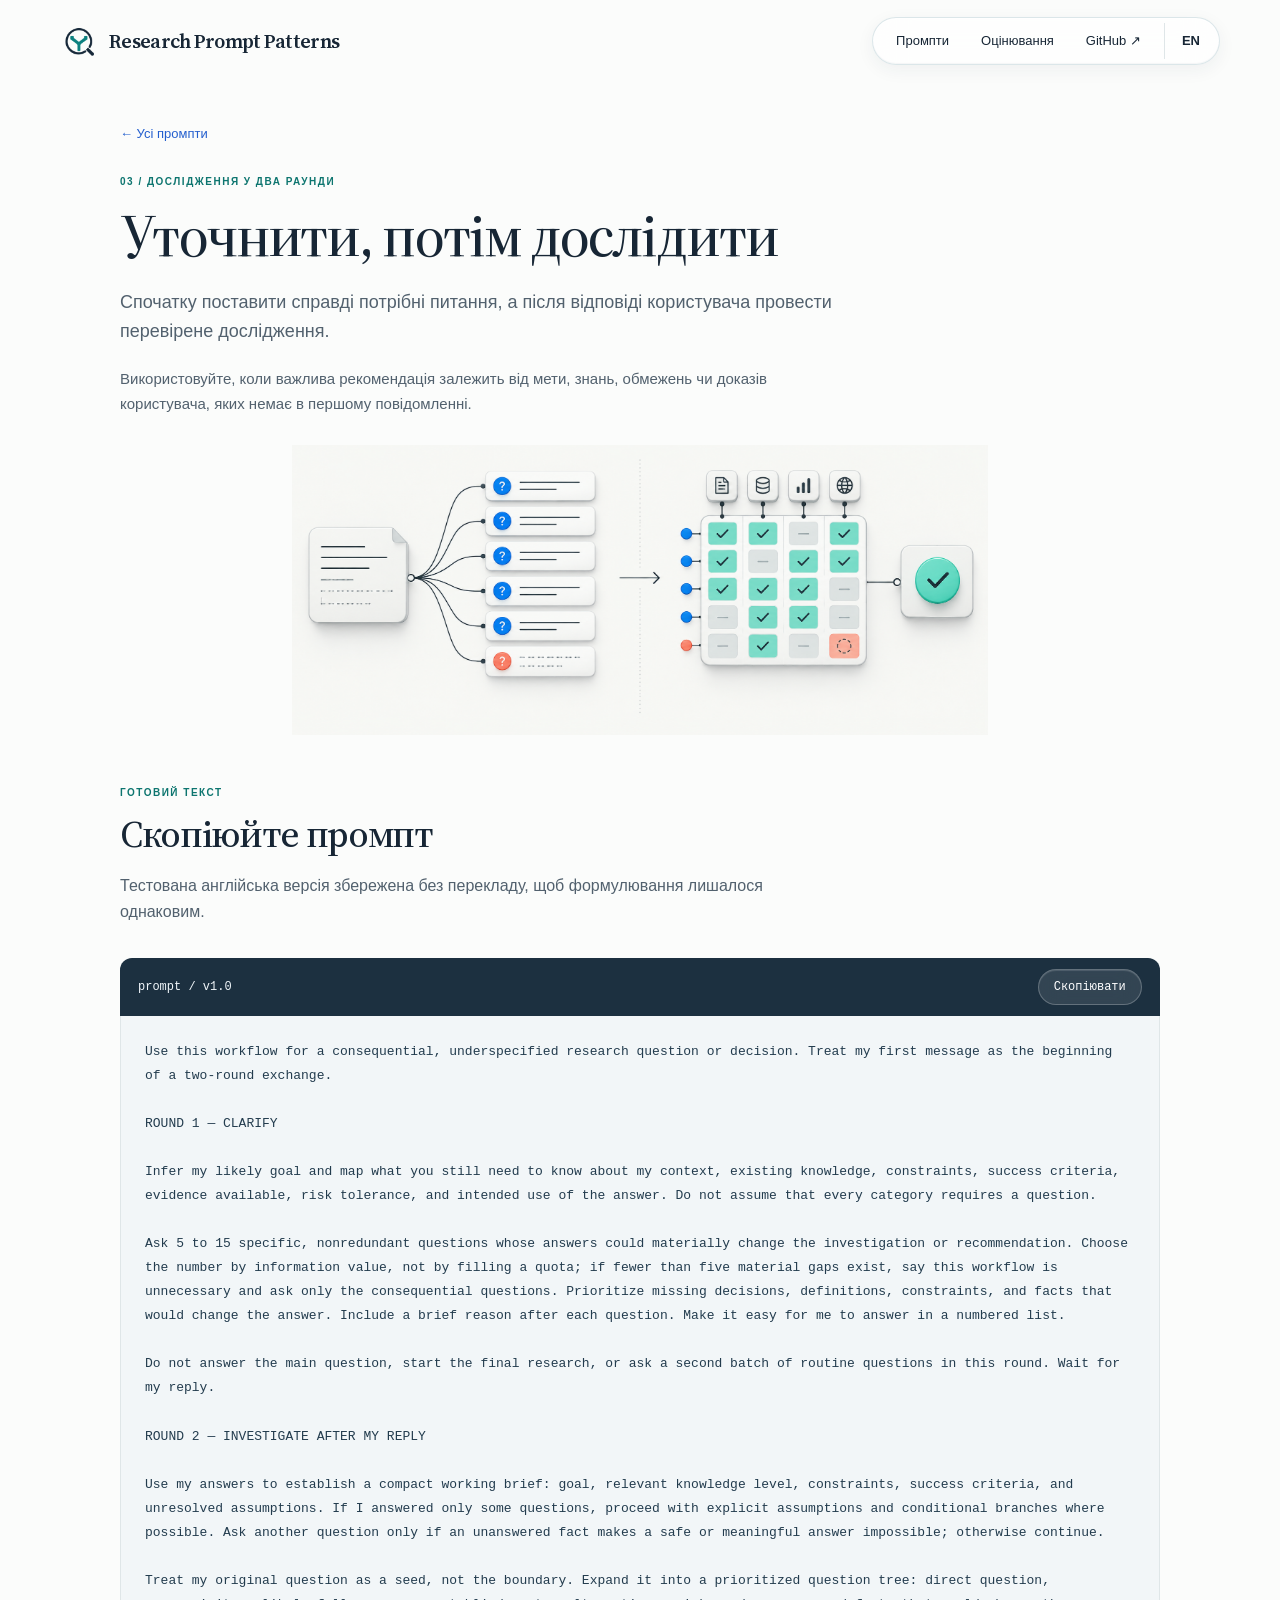
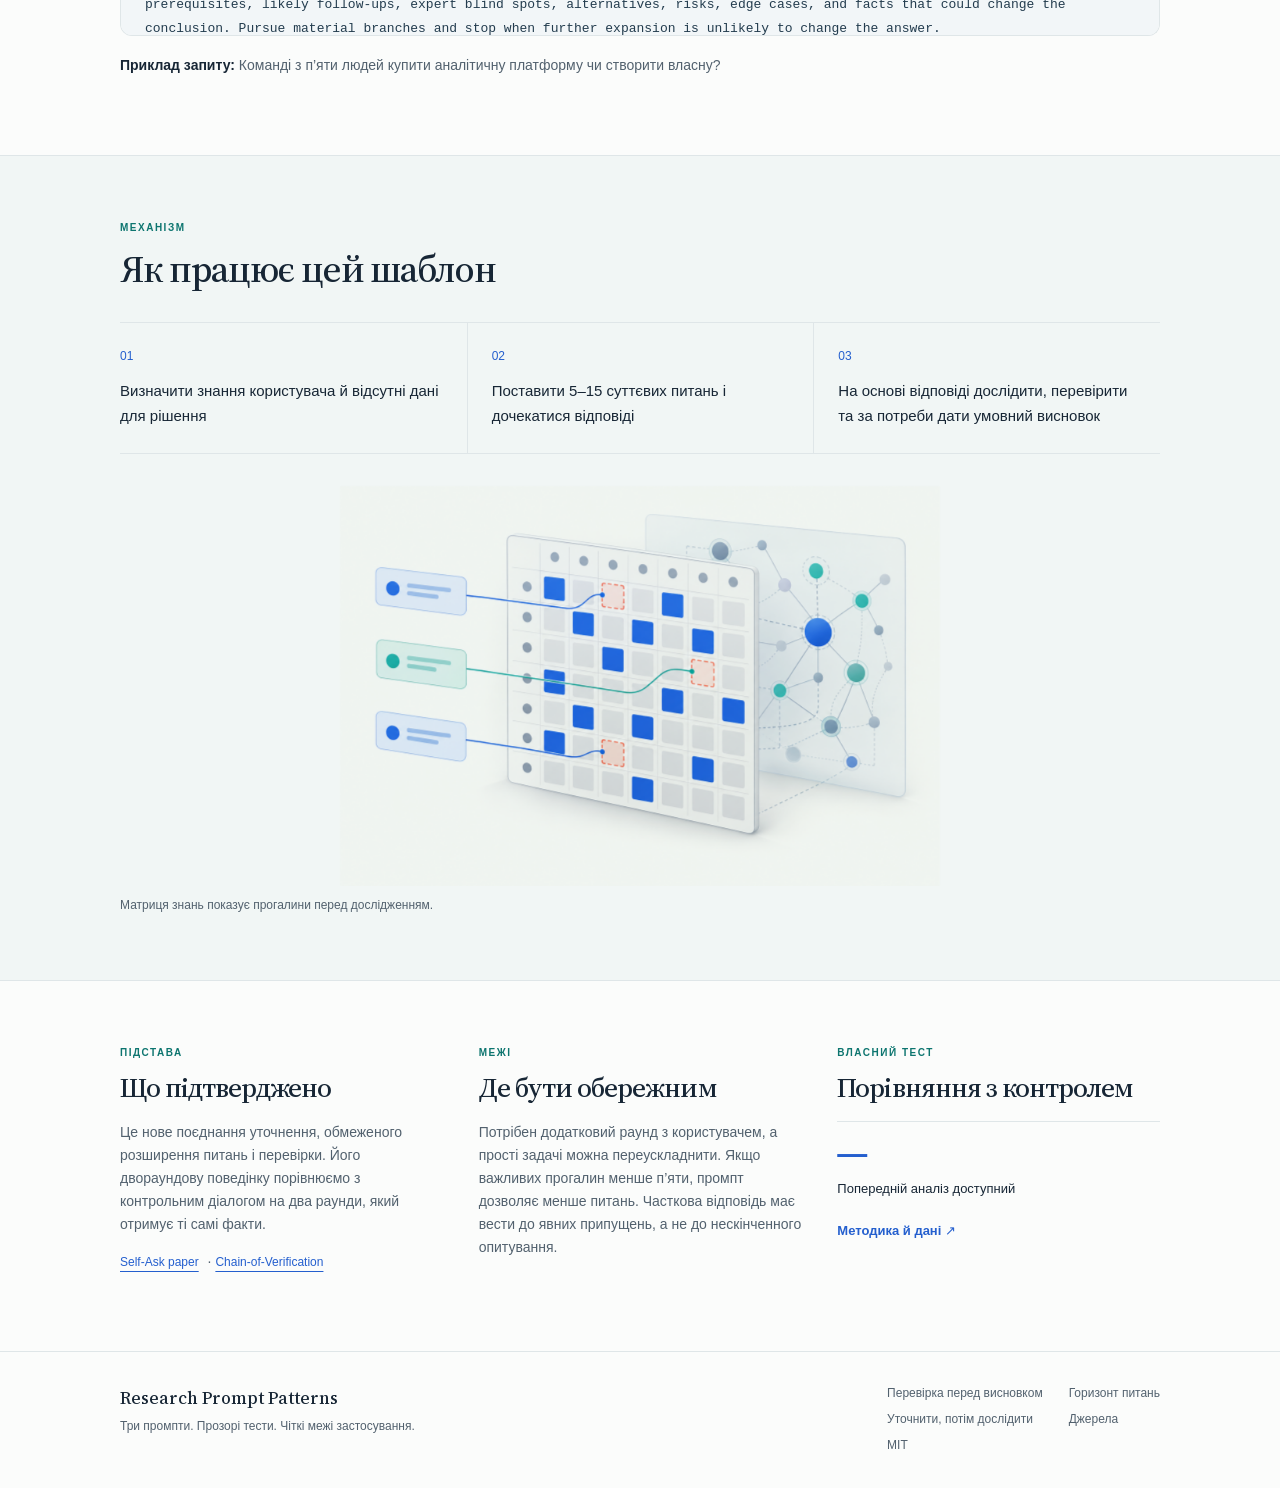
<file: docs/uk/clarify-then-investigate.html>
<!doctype html>
<html lang="uk"><head><meta charset="utf-8"><meta name="viewport" content="width=device-width,initial-scale=1"><meta name="color-scheme" content="light"><meta name="description" content="Три дослідницькі промпти з відкритою методикою порівняння."><title>Уточнити, потім дослідити · Research Prompt Patterns</title><link rel="canonical" href="https://kokojas.github.io/research-prompt-patterns/uk/clarify-then-investigate.html"><link rel="alternate" hreflang="en" href="https://kokojas.github.io/research-prompt-patterns/clarify-then-investigate.html"><link rel="alternate" hreflang="uk" href="https://kokojas.github.io/research-prompt-patterns/uk/clarify-then-investigate.html"><meta property="og:title" content="Уточнити, потім дослідити · Research Prompt Patterns"><meta property="og:description" content="Три дослідницькі промпти з відкритою методикою порівняння."><meta property="og:type" content="website"><link rel="icon" href="../assets/favicon-32.png" sizes="32x32" type="image/png"><link rel="icon" href="../assets/favicon-16.png" sizes="16x16" type="image/png"><link rel="apple-touch-icon" href="../assets/apple-touch-icon.png"><link rel="stylesheet" href="../assets/fonts/fonts.css"><link rel="stylesheet" href="../assets/style.css"></head>
<body><a class="skip-link" href="#main">До змісту</a><header class="site-header"><div class="wrap header-inner"><a class="brand" href="index.html"><img class="brand-mark" src="../assets/research-mark.png" width="40" height="40" alt=""><span>Research Prompt Patterns</span></a><nav aria-label="Головна навігація"><a href="index.html">Промпти</a><a href="evaluation.html">Оцінювання</a><a href="https://github.com/kokojas/research-prompt-patterns">GitHub ↗</a><a class="lang-link" href="../clarify-then-investigate.html" hreflang="en">EN</a></nav></div></header>
<main id="main"><section class="prompt-hero wrap"><a class="back-link" href="index.html">← Усі промпти</a><p class="eyebrow">03 / Дослідження у два раунди</p><h1>Уточнити, потім дослідити</h1><p class="hero-lead">Спочатку поставити справді потрібні питання, а після відповіді користувача провести перевірене дослідження.</p><p class="prompt-intent">Використовуйте, коли важлива рекомендація залежить від мети, знань, обмежень чи доказів користувача, яких немає в першому повідомленні.</p><img class="hero-image" src="../assets/illustrations/clarification-rounds.png" alt="Перший раунд збирає важливі відповіді, другий синтезує докази."></section><section class="wrap section prompt-section"><div class="section-heading"><p class="eyebrow">Готовий текст</p><h2>Скопіюйте промпт</h2><p>Тестована англійська версія збережена без перекладу, щоб формулювання лишалося однаковим.</p></div><div class="prompt-toolbar"><span>prompt / v1.0</span><button type="button" class="copy-button" data-copy-target="prompt-text">Скопіювати</button></div><pre class="prompt-code" id="prompt-text"><code>Use this workflow for a consequential, underspecified research question or decision. Treat my first message as the beginning of a two-round exchange.

ROUND 1 — CLARIFY

Infer my likely goal and map what you still need to know about my context, existing knowledge, constraints, success criteria, evidence available, risk tolerance, and intended use of the answer. Do not assume that every category requires a question.

Ask 5 to 15 specific, nonredundant questions whose answers could materially change the investigation or recommendation. Choose the number by information value, not by filling a quota; if fewer than five material gaps exist, say this workflow is unnecessary and ask only the consequential questions. Prioritize missing decisions, definitions, constraints, and facts that would change the answer. Include a brief reason after each question. Make it easy for me to answer in a numbered list.

Do not answer the main question, start the final research, or ask a second batch of routine questions in this round. Wait for my reply.

ROUND 2 — INVESTIGATE AFTER MY REPLY

Use my answers to establish a compact working brief: goal, relevant knowledge level, constraints, success criteria, and unresolved assumptions. If I answered only some questions, proceed with explicit assumptions and conditional branches where possible. Ask another question only if an unanswered fact makes a safe or meaningful answer impossible; otherwise continue.

Treat my original question as a seed, not the boundary. Expand it into a prioritized question tree: direct question, prerequisites, likely follow-ups, expert blind spots, alternatives, risks, edge cases, and facts that could change the conclusion. Pursue material branches and stop when further expansion is unlikely to change the answer.

Treat this as a difficult, multi-step analytical task where correctness matters more than speed.

Think hard about the problem. Be thorough and check your work carefully.

Do not stop at the first plausible answer. Explore the problem sufficiently before committing to a conclusion.

Before finalizing:
- identify the material assumptions behind your conclusion;
- consider credible competing explanations or alternative solutions;
- actively look for counterexamples, contradictory evidence, edge cases, and failure modes;
- verify important factual claims against the strongest available evidence;
- where practical, independently cross-check critical conclusions using a different method, source, or line of reasoning;
- resolve material contradictions rather than silently choosing one side;
- re-check calculations, dates, causal claims, and logical dependencies that materially affect the answer.

Continue analyzing, checking, and revising until the important success criteria of the task are satisfied. Do not manufacture certainty. Distinguish established facts, strong inferences, tentative inferences, and unresolved uncertainty. Use web research when current or niche information matters; if unavailable, say what could not be verified.

Give a direct answer first, then the evidence, key assumptions, worthwhile next questions already answered, material alternatives, practical next steps, and remaining uncertainty. Tailor the depth to my knowledge level. Keep the final explanation clear; do not expose private chain-of-thought.</code></pre><p class="usage-note"><strong>Приклад запиту:</strong> Команді з п’яти людей купити аналітичну платформу чи створити власну?</p></section><section class="section section-muted"><div class="wrap"><div class="section-heading"><p class="eyebrow">Механізм</p><h2>Як працює цей шаблон</h2></div><ol class="steps"><li><span>01</span><p>Визначити знання користувача й відсутні дані для рішення</p></li><li><span>02</span><p>Поставити 5–15 суттєвих питань і дочекатися відповіді</p></li><li><span>03</span><p>На основі відповіді дослідити, перевірити та за потреби дати умовний висновок</p></li></ol><figure class="diagram"><img src="../assets/illustrations/knowledge-matrix.png" alt="Матриця знань показує прогалини перед дослідженням." loading="lazy"><figcaption>Матриця знань показує прогалини перед дослідженням.</figcaption></figure></div></section><section class="wrap section three-col"><div><p class="eyebrow">Підстава</p><h2>Що підтверджено</h2><p>Це нове поєднання уточнення, обмеженого розширення питань і перевірки. Його двораундову поведінку порівнюємо з контрольним діалогом на два раунди, який отримує ті самі факти.</p><p class="source-links"><a href="https://arxiv.org/abs/2210.03350">Self-Ask paper</a> · <a href="https://arxiv.org/abs/2309.11495">Chain-of-Verification</a></p></div><div><p class="eyebrow">Межі</p><h2>Де бути обережним</h2><p>Потрібен додатковий раунд з користувачем, а прості задачі можна переускладнити. Якщо важливих прогалин менше п’яти, промпт дозволяє менше питань. Часткова відповідь має вести до явних припущень, а не до нескінченного опитування.</p></div><div><p class="eyebrow">Власний тест</p><h2>Порівняння з контролем</h2><div class="result-callout"><strong>—</strong><span>Попередній аналіз доступний</span></div><a class="text-link" href="evaluation.html">Методика й дані ↗</a></div></section></main><footer class="site-footer"><div class="wrap footer-inner"><div><strong>Research Prompt Patterns</strong><p>Три промпти. Прозорі тести. Чіткі межі застосування.</p></div><div class="footer-links"><a href="verification-first.html">Перевірка перед висновком</a><a href="question-horizon.html">Горизонт питань</a><a href="clarify-then-investigate.html">Уточнити, потім дослідити</a><a href="https://github.com/kokojas/research-prompt-patterns/blob/main/REFERENCES.md">Джерела</a><a href="https://github.com/kokojas/research-prompt-patterns/blob/main/LICENSE">MIT</a></div></div></footer><script src="../assets/site.js" defer></script></body></html>
</file>
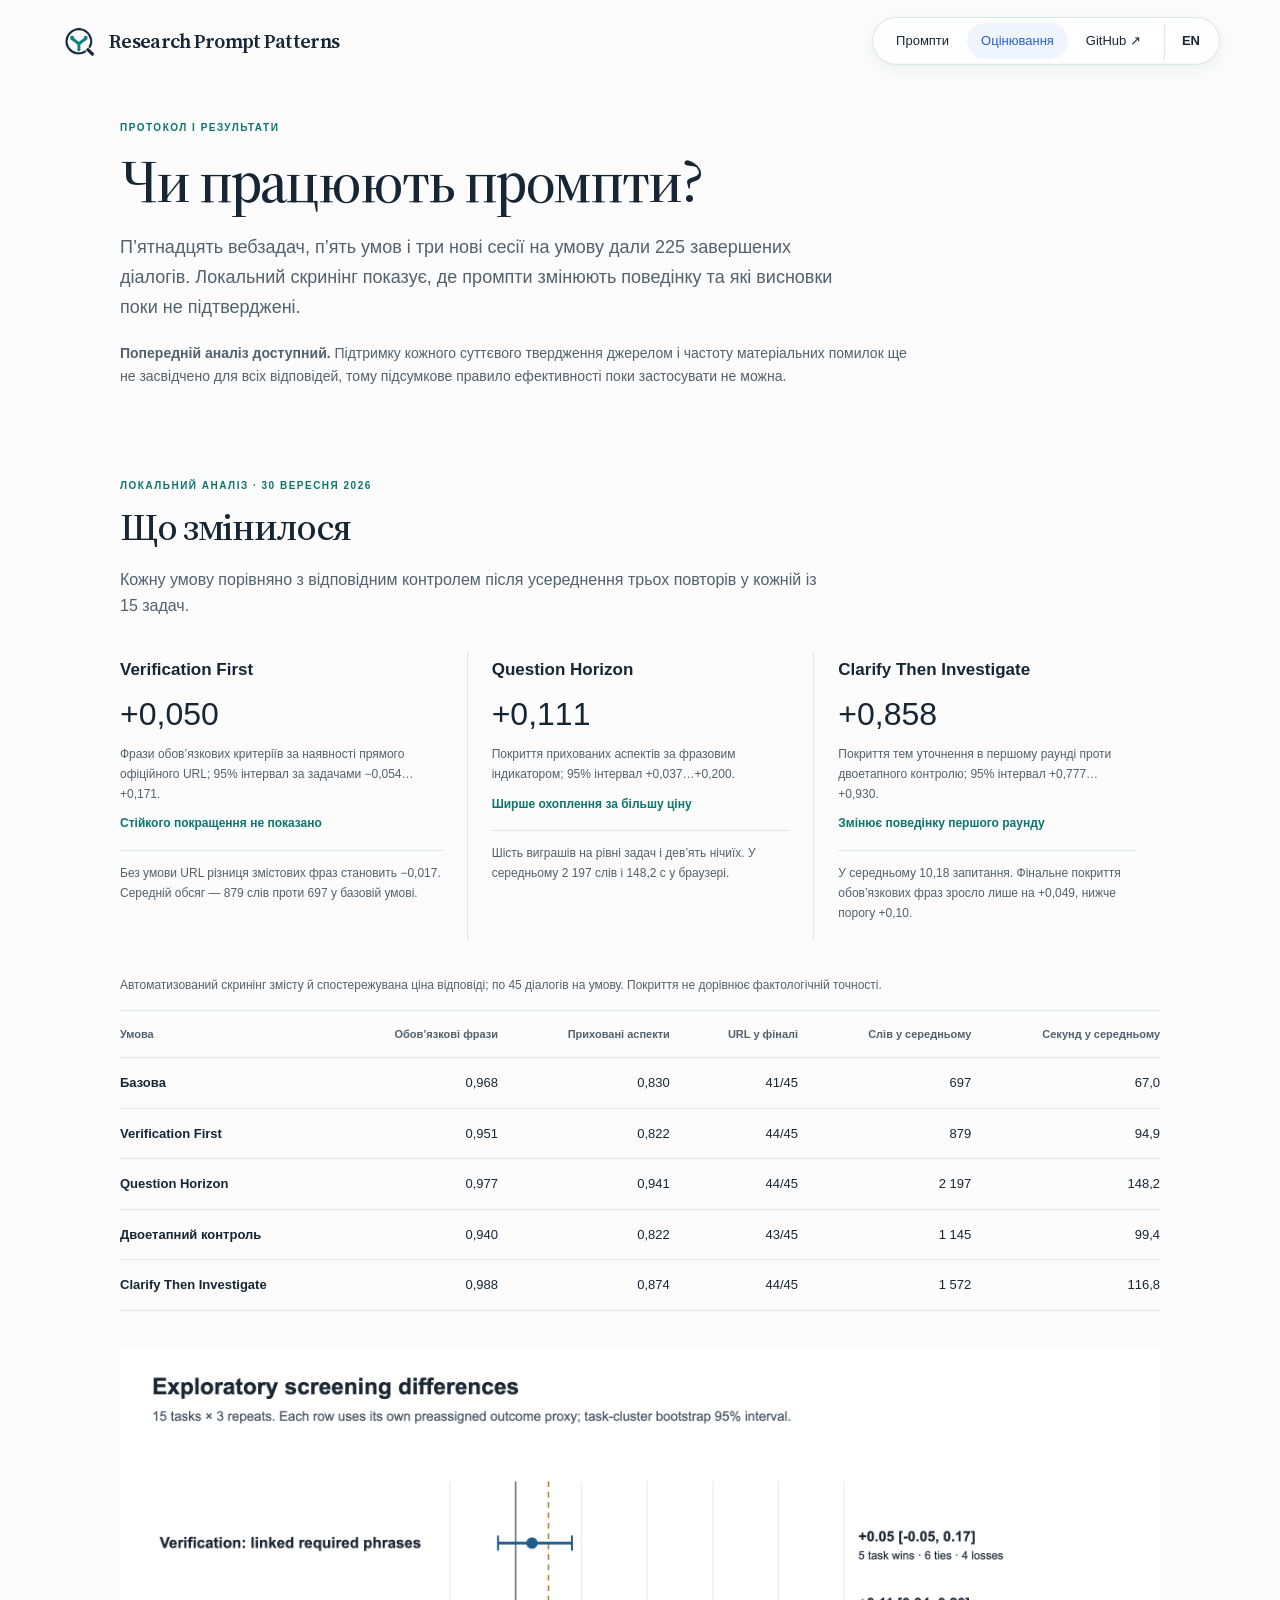
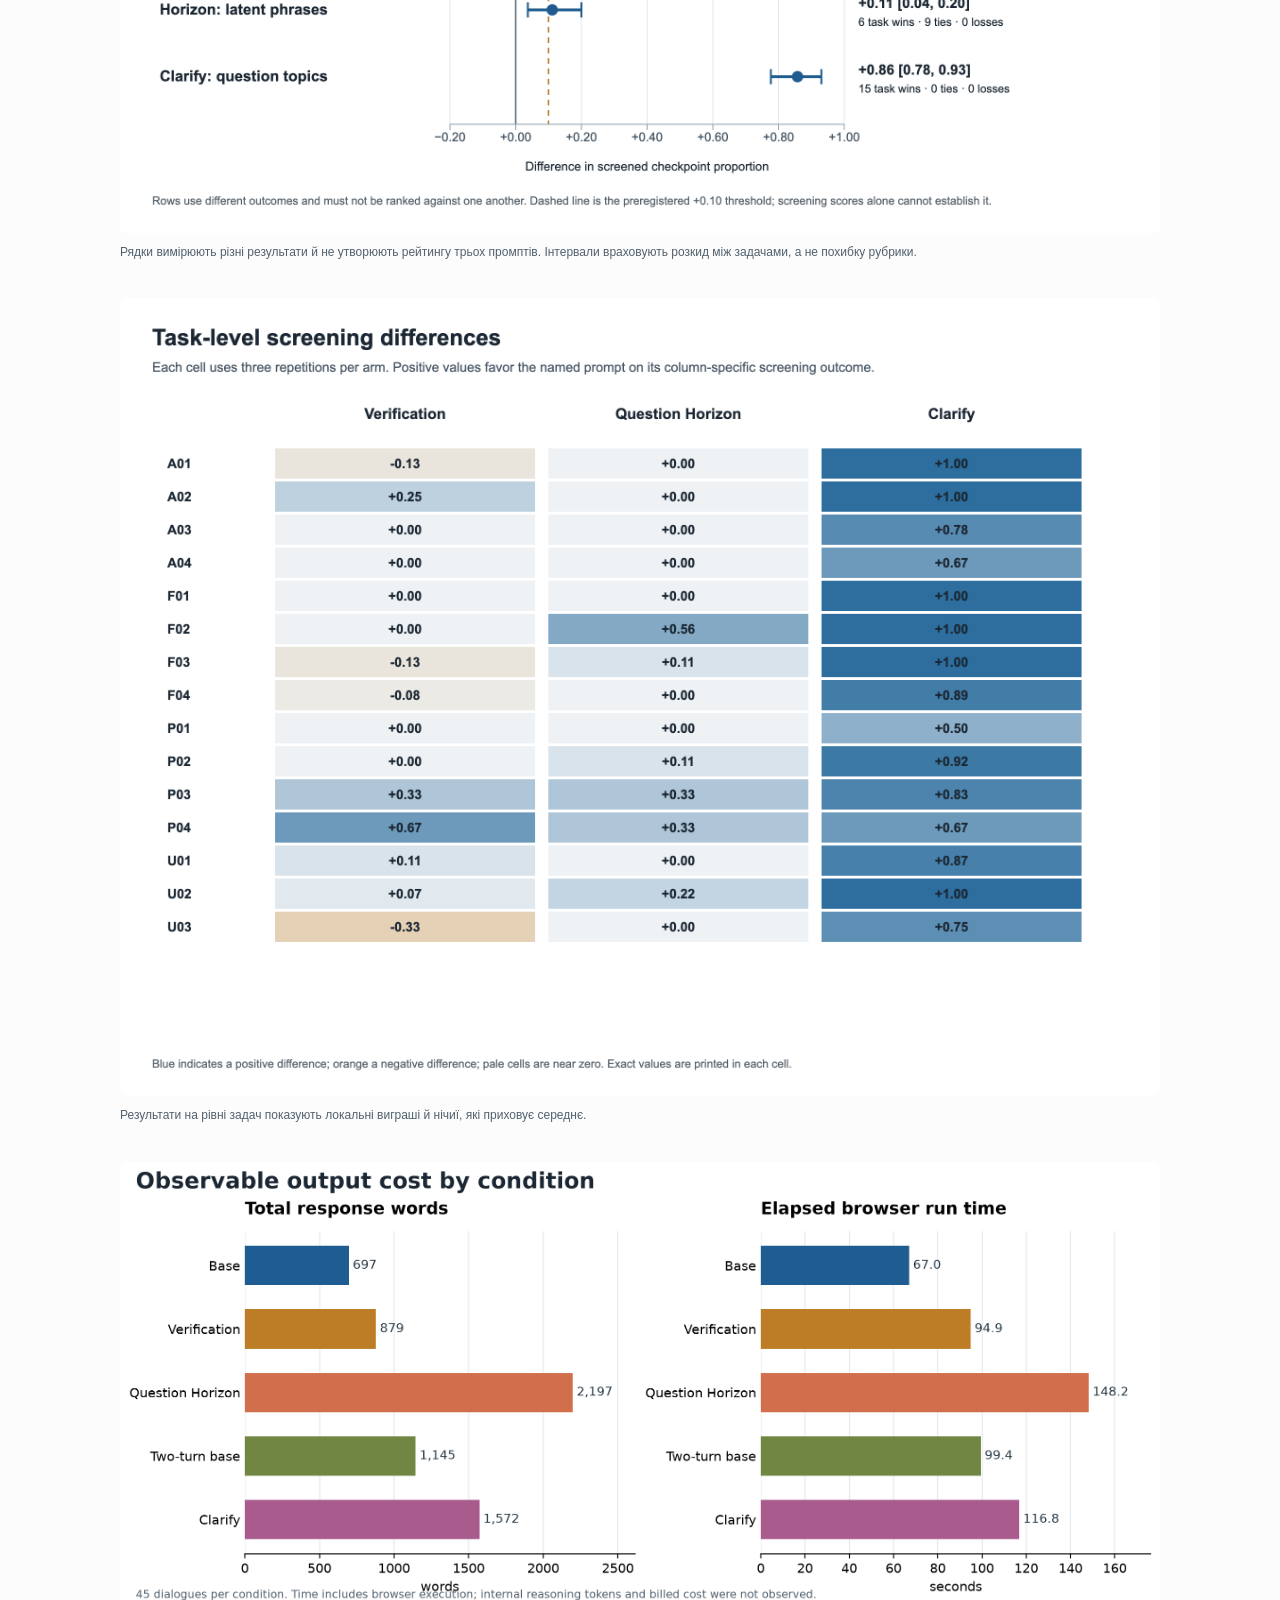
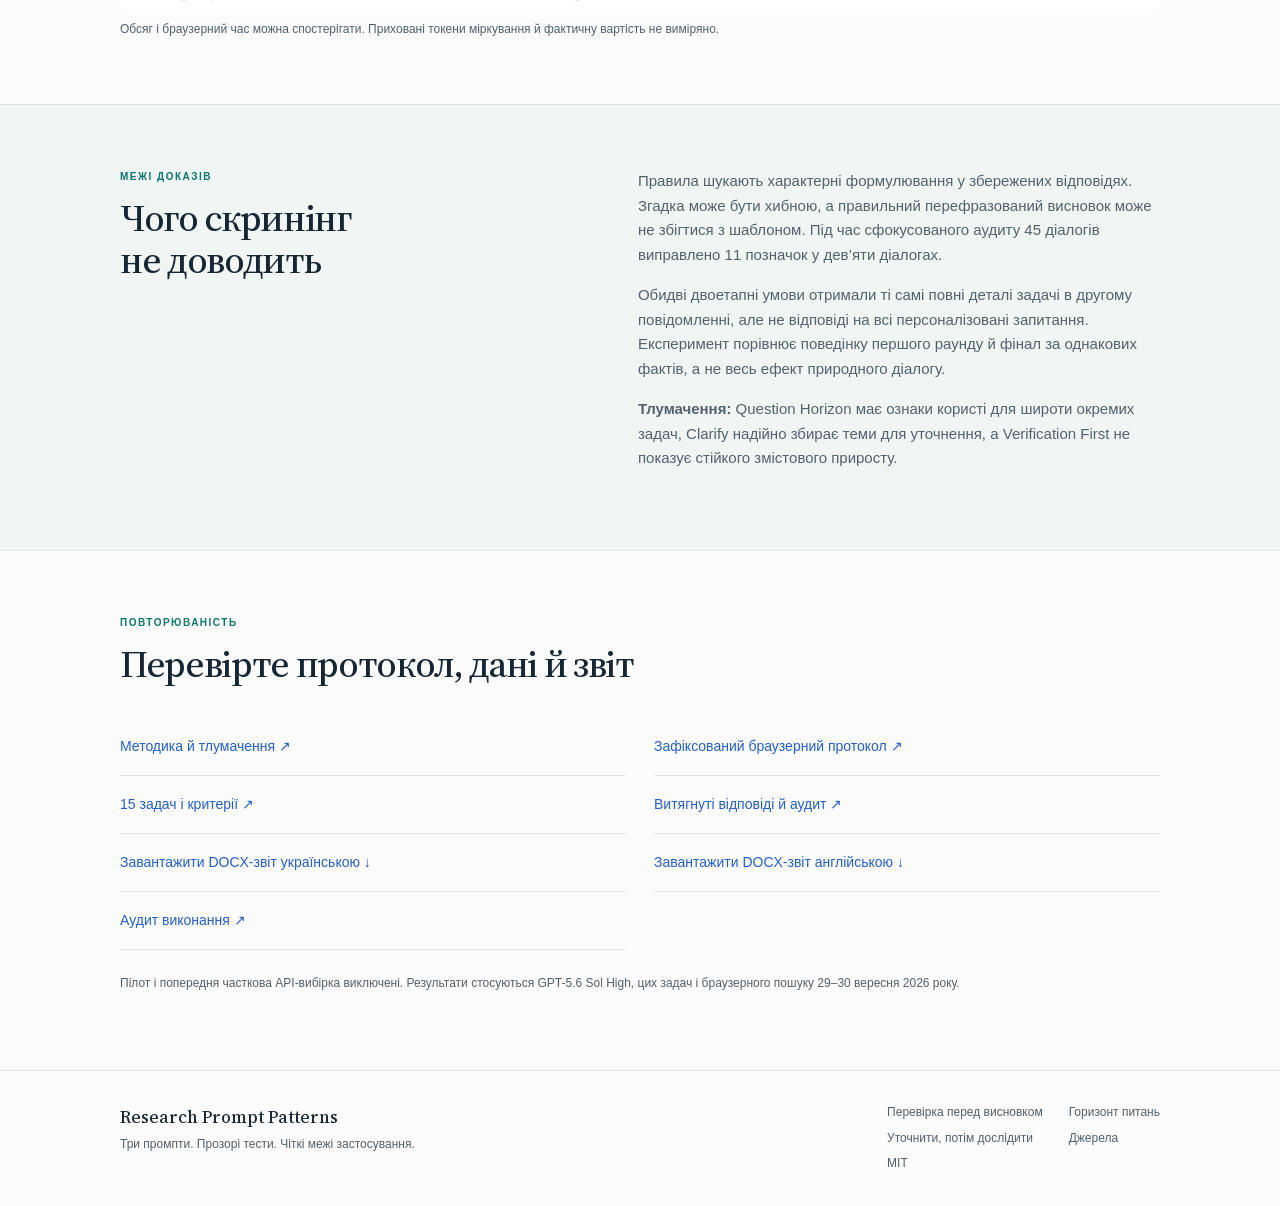
<file: docs/uk/evaluation.html>
<!doctype html>
<html lang="uk"><head><meta charset="utf-8"><meta name="viewport" content="width=device-width,initial-scale=1"><meta name="color-scheme" content="light"><meta name="description" content="Три дослідницькі промпти з відкритою методикою порівняння."><title>Оцінювання · Research Prompt Patterns</title><link rel="canonical" href="https://kokojas.github.io/research-prompt-patterns/uk/evaluation.html"><link rel="alternate" hreflang="en" href="https://kokojas.github.io/research-prompt-patterns/evaluation.html"><link rel="alternate" hreflang="uk" href="https://kokojas.github.io/research-prompt-patterns/uk/evaluation.html"><meta property="og:title" content="Оцінювання · Research Prompt Patterns"><meta property="og:description" content="Три дослідницькі промпти з відкритою методикою порівняння."><meta property="og:type" content="website"><link rel="icon" href="../assets/favicon-32.png" sizes="32x32" type="image/png"><link rel="icon" href="../assets/favicon-16.png" sizes="16x16" type="image/png"><link rel="apple-touch-icon" href="../assets/apple-touch-icon.png"><link rel="stylesheet" href="../assets/fonts/fonts.css"><link rel="stylesheet" href="../assets/style.css"></head>
<body><a class="skip-link" href="#main">До змісту</a><header class="site-header"><div class="wrap header-inner"><a class="brand" href="index.html"><img class="brand-mark" src="../assets/research-mark.png" width="40" height="40" alt=""><span>Research Prompt Patterns</span></a><nav aria-label="Головна навігація"><a href="index.html">Промпти</a><a href="evaluation.html" aria-current="page">Оцінювання</a><a href="https://github.com/kokojas/research-prompt-patterns">GitHub ↗</a><a class="lang-link" href="../evaluation.html" hreflang="en">EN</a></nav></div></header>
<main id="main">
<section class="wrap prompt-hero eval-hero"><p class="eyebrow">Протокол і результати</p><h1>Чи працюють промпти?</h1><p class="hero-lead">П’ятнадцять вебзадач, п’ять умов і три нові сесії на умову дали 225 завершених діалогів. Локальний скринінг показує, де промпти змінюють поведінку та які висновки поки не підтверджені.</p><p><strong>Попередній аналіз доступний.</strong> Підтримку кожного суттєвого твердження джерелом і частоту матеріальних помилок ще не засвідчено для всіх відповідей, тому підсумкове правило ефективності поки застосувати не можна.</p></section>
<section data-reveal class="wrap section"><div class="section-heading"><p class="eyebrow">Локальний аналіз · 30 вересня 2026</p><h2>Що змінилося</h2><p>Кожну умову порівняно з відповідним контролем після усереднення трьох повторів у кожній із 15 задач.</p></div>
<div class="result-grid">
<div class="result-card"><h3>Verification First</h3><p class="result-number">+0,050</p><p>Фрази обов’язкових критеріїв за наявності прямого офіційного URL; 95% інтервал за задачами −0,054…+0,171.</p><p class="verdict">Стійкого покращення не показано</p><p class="fine-print">Без умови URL різниця змістових фраз становить −0,017. Середній обсяг — 879 слів проти 697 у базовій умові.</p></div>
<div class="result-card"><h3>Question Horizon</h3><p class="result-number">+0,111</p><p>Покриття прихованих аспектів за фразовим індикатором; 95% інтервал +0,037…+0,200.</p><p class="verdict">Ширше охоплення за більшу ціну</p><p class="fine-print">Шість виграшів на рівні задач і дев’ять нічиїх. У середньому 2 197 слів і 148,2 с у браузері.</p></div>
<div class="result-card"><h3>Clarify Then Investigate</h3><p class="result-number">+0,858</p><p>Покриття тем уточнення в першому раунді проти двоетапного контролю; 95% інтервал +0,777…+0,930.</p><p class="verdict">Змінює поведінку першого раунду</p><p class="fine-print">У середньому 10,18 запитання. Фінальне покриття обов’язкових фраз зросло лише на +0,049, нижче порогу +0,10.</p></div>
</div>
<div class="table-scroll"><table><caption>Автоматизований скринінг змісту й спостережувана ціна відповіді; по 45 діалогів на умову. Покриття не дорівнює фактологічній точності.</caption><thead><tr><th scope="col">Умова</th><th scope="col">Обов’язкові фрази</th><th scope="col">Приховані аспекти</th><th scope="col">URL у фіналі</th><th scope="col">Слів у середньому</th><th scope="col">Секунд у середньому</th></tr></thead><tbody><tr><th scope="row">Базова</th><td>0,968</td><td>0,830</td><td>41/45</td><td>697</td><td>67,0</td></tr><tr><th scope="row">Verification First</th><td>0,951</td><td>0,822</td><td>44/45</td><td>879</td><td>94,9</td></tr><tr><th scope="row">Question Horizon</th><td>0,977</td><td>0,941</td><td>44/45</td><td>2 197</td><td>148,2</td></tr><tr><th scope="row">Двоетапний контроль</th><td>0,940</td><td>0,822</td><td>43/45</td><td>1 145</td><td>99,4</td></tr><tr><th scope="row">Clarify Then Investigate</th><td>0,988</td><td>0,874</td><td>44/45</td><td>1 572</td><td>116,8</td></tr></tbody></table></div>
<figure class="results-figure"><img src="../assets/eval-screening-differences.png" loading="lazy" alt="Інтервали трьох парних порівнянь промптів за автоматизованими індикаторами"><figcaption>Рядки вимірюють різні результати й не утворюють рейтингу трьох промптів. Інтервали враховують розкид між задачами, а не похибку рубрики.</figcaption></figure>
<figure class="results-figure"><img src="../assets/eval-task-differences.png" loading="lazy" alt="Різниці для кожної з 15 задач у трьох парних порівняннях"><figcaption>Результати на рівні задач показують локальні виграші й нічиї, які приховує середнє.</figcaption></figure>
<figure class="results-figure"><img src="../assets/eval-efficiency.png" loading="lazy" alt="Загальний обсяг відповіді та час браузерного запуску за умовами"><figcaption>Обсяг і браузерний час можна спостерігати. Приховані токени міркування й фактичну вартість не виміряно.</figcaption></figure>
</section>
<section class="section section-muted"><div class="wrap two-col"><div><p class="eyebrow">Межі доказів</p><h2>Чого скринінг не доводить</h2></div><div><p>Правила шукають характерні формулювання у збережених відповідях. Згадка може бути хибною, а правильний перефразований висновок може не збігтися з шаблоном. Під час сфокусованого аудиту 45 діалогів виправлено 11 позначок у дев’яти діалогах.</p><p>Обидві двоетапні умови отримали ті самі повні деталі задачі в другому повідомленні, але не відповіді на всі персоналізовані запитання. Експеримент порівнює поведінку першого раунду й фінал за однакових фактів, а не весь ефект природного діалогу.</p><p><strong>Тлумачення:</strong> Question Horizon має ознаки користі для широти окремих задач, Clarify надійно збирає теми для уточнення, а Verification First не показує стійкого змістового приросту.</p></div></div></section>
<section data-reveal class="wrap section"><div class="section-heading"><p class="eyebrow">Повторюваність</p><h2>Перевірте протокол, дані й звіт</h2></div><div class="link-grid"><a href="https://github.com/kokojas/research-prompt-patterns/blob/main/evals/LOCAL_ANALYSIS.md">Методика й тлумачення ↗</a><a href="https://github.com/kokojas/research-prompt-patterns/blob/main/evals/BROWSER_WEB_PROTOCOL.md">Зафіксований браузерний протокол ↗</a><a href="https://github.com/kokojas/research-prompt-patterns/blob/main/evals/browser-web-tasks.json">15 задач і критерії ↗</a><a href="https://github.com/kokojas/research-prompt-patterns/tree/main/evals/results">Витягнуті відповіді й аудит ↗</a><a href="../assets/benchmark-225-web-dialogues-uk.docx">Завантажити DOCX-звіт українською ↓</a><a href="../assets/benchmark-225-web-dialogues-en.docx" hreflang="en">Завантажити DOCX-звіт англійською ↓</a><a href="https://github.com/kokojas/research-prompt-patterns/blob/main/evals/EXECUTION_AUDIT.md">Аудит виконання ↗</a></div><p class="fine-print">Пілот і попередня часткова API-вибірка виключені. Результати стосуються GPT-5.6 Sol High, цих задач і браузерного пошуку 29–30 вересня 2026 року.</p></section>
</main><footer class="site-footer"><div class="wrap footer-inner"><div><strong>Research Prompt Patterns</strong><p>Три промпти. Прозорі тести. Чіткі межі застосування.</p></div><div class="footer-links"><a href="verification-first.html">Перевірка перед висновком</a><a href="question-horizon.html">Горизонт питань</a><a href="clarify-then-investigate.html">Уточнити, потім дослідити</a><a href="https://github.com/kokojas/research-prompt-patterns/blob/main/REFERENCES.md">Джерела</a><a href="https://github.com/kokojas/research-prompt-patterns/blob/main/LICENSE">MIT</a></div></div></footer><script src="../assets/site.js" defer></script></body></html>
</file>
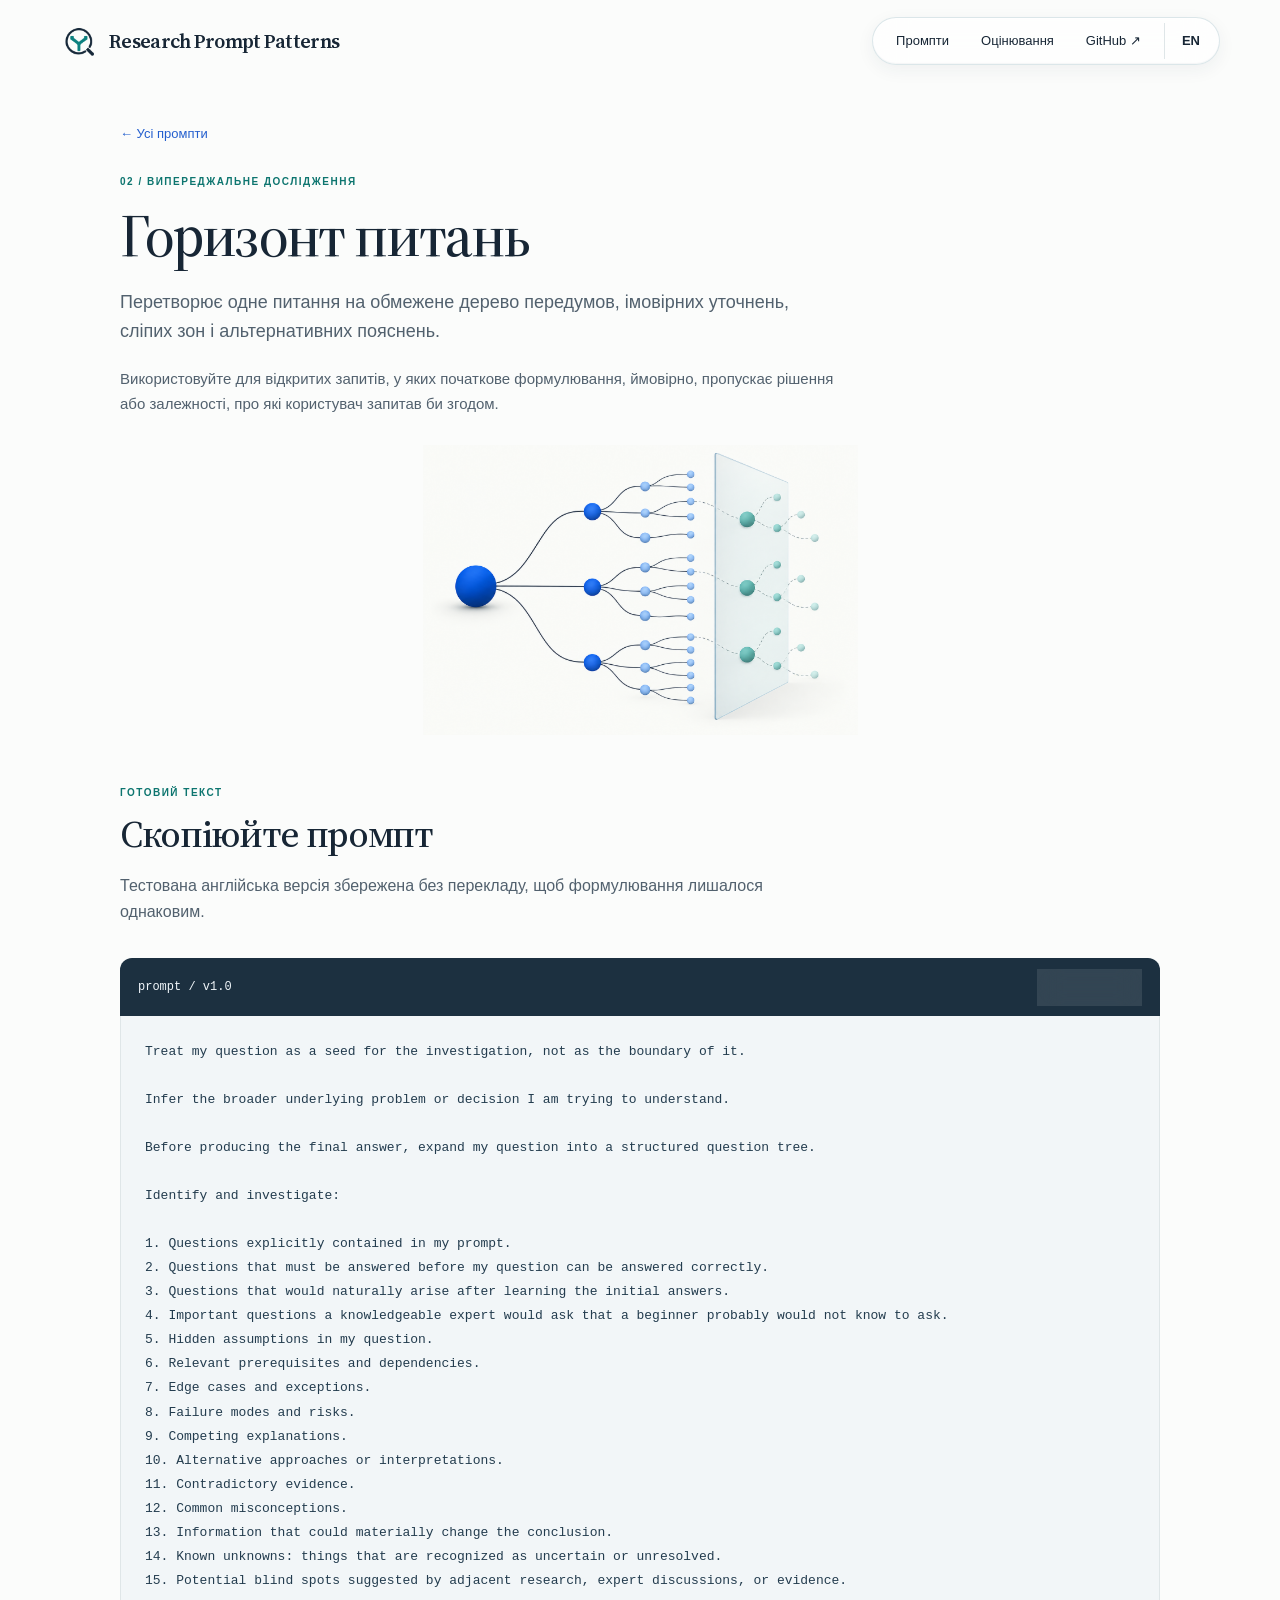
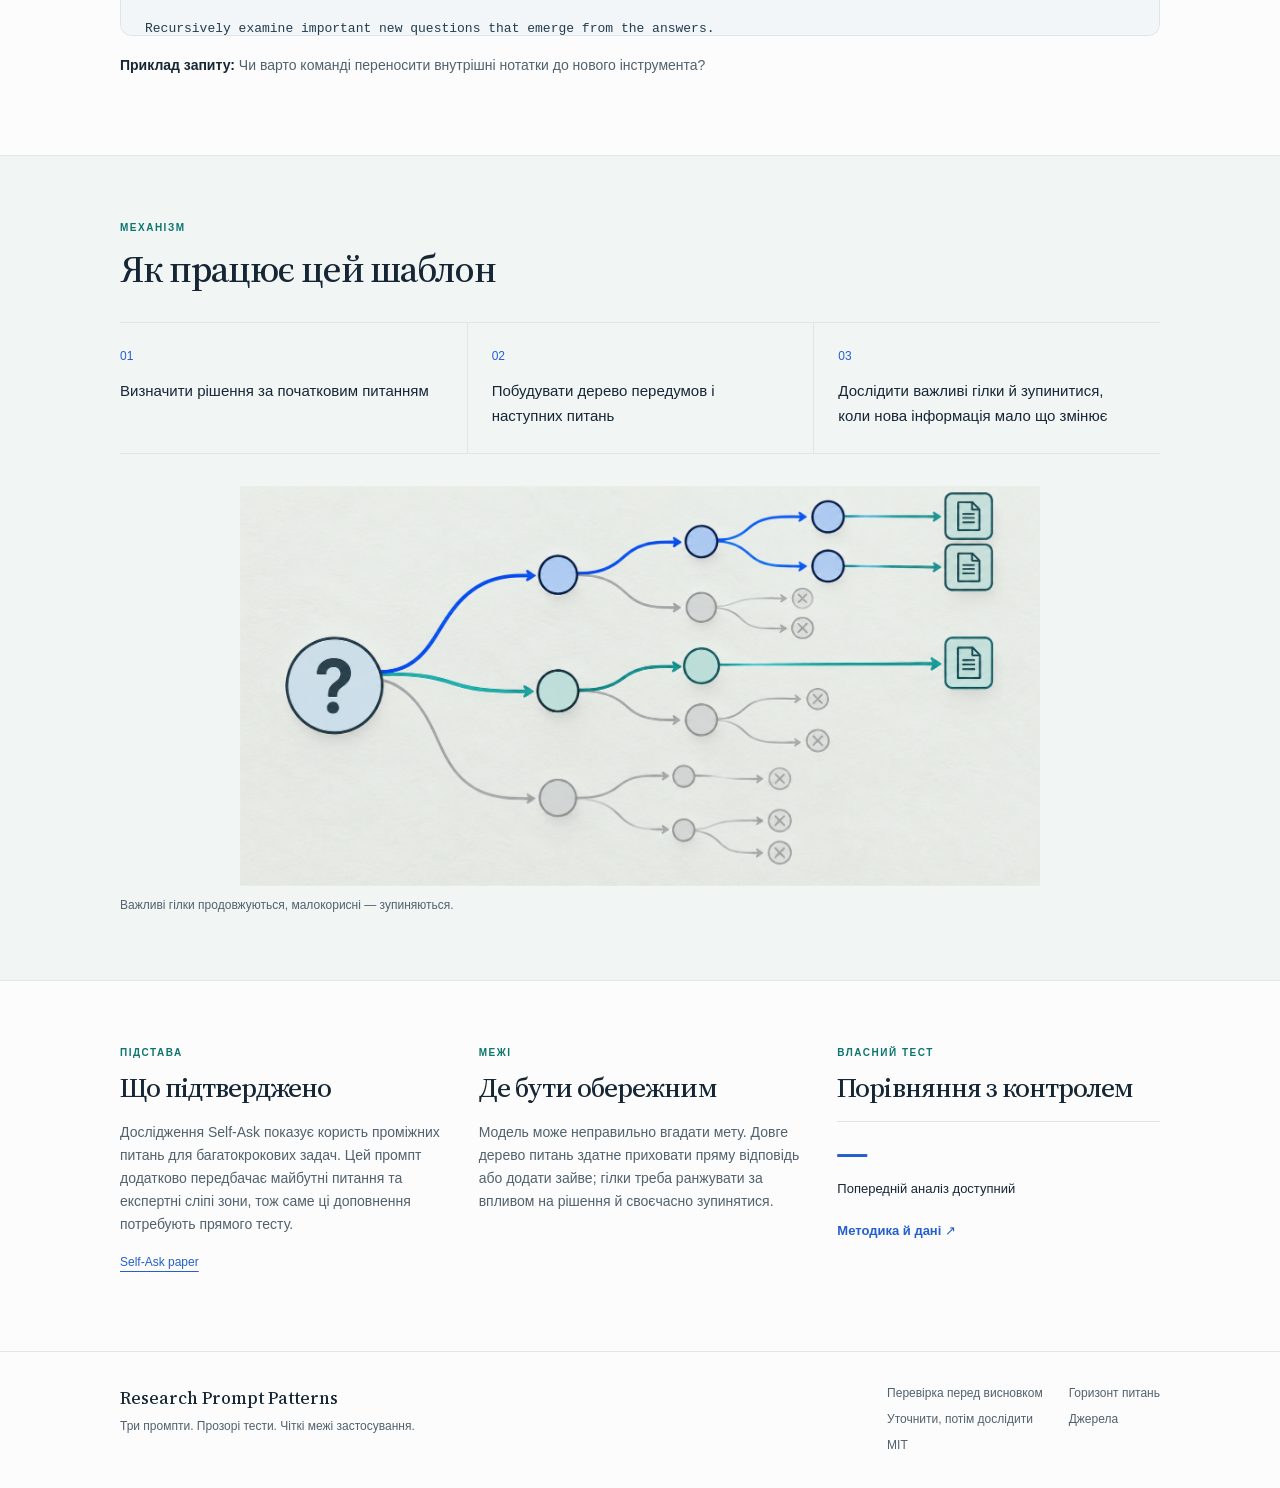
<file: docs/uk/question-horizon.html>
<!doctype html>
<html lang="uk"><head><meta charset="utf-8"><meta name="viewport" content="width=device-width,initial-scale=1"><meta name="color-scheme" content="light"><meta name="description" content="Три дослідницькі промпти з відкритою методикою порівняння."><title>Горизонт питань · Research Prompt Patterns</title><link rel="canonical" href="https://kokojas.github.io/research-prompt-patterns/uk/question-horizon.html"><link rel="alternate" hreflang="en" href="https://kokojas.github.io/research-prompt-patterns/question-horizon.html"><link rel="alternate" hreflang="uk" href="https://kokojas.github.io/research-prompt-patterns/uk/question-horizon.html"><meta property="og:title" content="Горизонт питань · Research Prompt Patterns"><meta property="og:description" content="Три дослідницькі промпти з відкритою методикою порівняння."><meta property="og:type" content="website"><link rel="icon" href="../assets/favicon-32.png" sizes="32x32" type="image/png"><link rel="icon" href="../assets/favicon-16.png" sizes="16x16" type="image/png"><link rel="apple-touch-icon" href="../assets/apple-touch-icon.png"><link rel="stylesheet" href="../assets/fonts/fonts.css"><link rel="stylesheet" href="../assets/style.css"></head>
<body><a class="skip-link" href="#main">До змісту</a><header class="site-header"><div class="wrap header-inner"><a class="brand" href="index.html"><img class="brand-mark" src="../assets/research-mark.png" width="40" height="40" alt=""><span>Research Prompt Patterns</span></a><nav aria-label="Головна навігація"><a href="index.html">Промпти</a><a href="evaluation.html">Оцінювання</a><a href="https://github.com/kokojas/research-prompt-patterns">GitHub ↗</a><a class="lang-link" href="../question-horizon.html" hreflang="en">EN</a></nav></div></header>
<main id="main"><section class="prompt-hero wrap"><a class="back-link" href="index.html">← Усі промпти</a><p class="eyebrow">02 / Випереджальне дослідження</p><h1>Горизонт питань</h1><p class="hero-lead">Перетворює одне питання на обмежене дерево передумов, імовірних уточнень, сліпих зон і альтернативних пояснень.</p><p class="prompt-intent">Використовуйте для відкритих запитів, у яких початкове формулювання, ймовірно, пропускає рішення або залежності, про які користувач запитав би згодом.</p><img class="hero-image" src="../assets/illustrations/question-tree.png" alt="Явні питання ведуть до менш очевидних залежностей."></section><section class="wrap section prompt-section"><div class="section-heading"><p class="eyebrow">Готовий текст</p><h2>Скопіюйте промпт</h2><p>Тестована англійська версія збережена без перекладу, щоб формулювання лишалося однаковим.</p></div><div class="prompt-toolbar"><span>prompt / v1.0</span><button type="button" class="copy-button" data-copy-target="prompt-text">Скопіювати</button></div><pre class="prompt-code" id="prompt-text"><code>Treat my question as a seed for the investigation, not as the boundary of it.

Infer the broader underlying problem or decision I am trying to understand.

Before producing the final answer, expand my question into a structured question tree.

Identify and investigate:

1. Questions explicitly contained in my prompt.
2. Questions that must be answered before my question can be answered correctly.
3. Questions that would naturally arise after learning the initial answers.
4. Important questions a knowledgeable expert would ask that a beginner probably would not know to ask.
5. Hidden assumptions in my question.
6. Relevant prerequisites and dependencies.
7. Edge cases and exceptions.
8. Failure modes and risks.
9. Competing explanations.
10. Alternative approaches or interpretations.
11. Contradictory evidence.
12. Common misconceptions.
13. Information that could materially change the conclusion.
14. Known unknowns: things that are recognized as uncertain or unresolved.
15. Potential blind spots suggested by adjacent research, expert discussions, or evidence.

Recursively examine important new questions that emerge from the answers.

Do not expand indefinitely or add irrelevant trivia. Prioritize branches by relevance to my likely goal, probability that I would ask about them later, importance if overlooked, uncertainty, and potential to change the conclusion.

Use web research where current or niche information matters. If browsing is unavailable, say so and distinguish unverified claims from checked facts.

Continue exploration until additional research produces little material new information.

Then give me:

A. A direct answer to my original question.
B. Expanded findings.
C. Questions I would probably have asked next, with answers already included.
D. Important things I might not have known to ask about.
E. Contradictions and alternative explanations.
F. Remaining uncertainties and information that cannot currently be established.
G. Information that would most change the conclusion.

Do not expose private chain-of-thought. Show only the resulting question structure, evidence, conclusions, and uncertainties.</code></pre><p class="usage-note"><strong>Приклад запиту:</strong> Чи варто команді переносити внутрішні нотатки до нового інструмента?</p></section><section class="section section-muted"><div class="wrap"><div class="section-heading"><p class="eyebrow">Механізм</p><h2>Як працює цей шаблон</h2></div><ol class="steps"><li><span>01</span><p>Визначити рішення за початковим питанням</p></li><li><span>02</span><p>Побудувати дерево передумов і наступних питань</p></li><li><span>03</span><p>Дослідити важливі гілки й зупинитися, коли нова інформація мало що змінює</p></li></ol><figure class="diagram"><img src="../assets/illustrations/question-pruning.png" alt="Важливі гілки продовжуються, малокорисні — зупиняються." loading="lazy"><figcaption>Важливі гілки продовжуються, малокорисні — зупиняються.</figcaption></figure></div></section><section class="wrap section three-col"><div><p class="eyebrow">Підстава</p><h2>Що підтверджено</h2><p>Дослідження Self-Ask показує користь проміжних питань для багатокрокових задач. Цей промпт додатково передбачає майбутні питання та експертні сліпі зони, тож саме ці доповнення потребують прямого тесту.</p><p class="source-links"><a href="https://arxiv.org/abs/2210.03350">Self-Ask paper</a></p></div><div><p class="eyebrow">Межі</p><h2>Де бути обережним</h2><p>Модель може неправильно вгадати мету. Довге дерево питань здатне приховати пряму відповідь або додати зайве; гілки треба ранжувати за впливом на рішення й своєчасно зупинятися.</p></div><div><p class="eyebrow">Власний тест</p><h2>Порівняння з контролем</h2><div class="result-callout"><strong>—</strong><span>Попередній аналіз доступний</span></div><a class="text-link" href="evaluation.html">Методика й дані ↗</a></div></section></main><footer class="site-footer"><div class="wrap footer-inner"><div><strong>Research Prompt Patterns</strong><p>Три промпти. Прозорі тести. Чіткі межі застосування.</p></div><div class="footer-links"><a href="verification-first.html">Перевірка перед висновком</a><a href="question-horizon.html">Горизонт питань</a><a href="clarify-then-investigate.html">Уточнити, потім дослідити</a><a href="https://github.com/kokojas/research-prompt-patterns/blob/main/REFERENCES.md">Джерела</a><a href="https://github.com/kokojas/research-prompt-patterns/blob/main/LICENSE">MIT</a></div></div></footer><script src="../assets/site.js" defer></script></body></html>
</file>
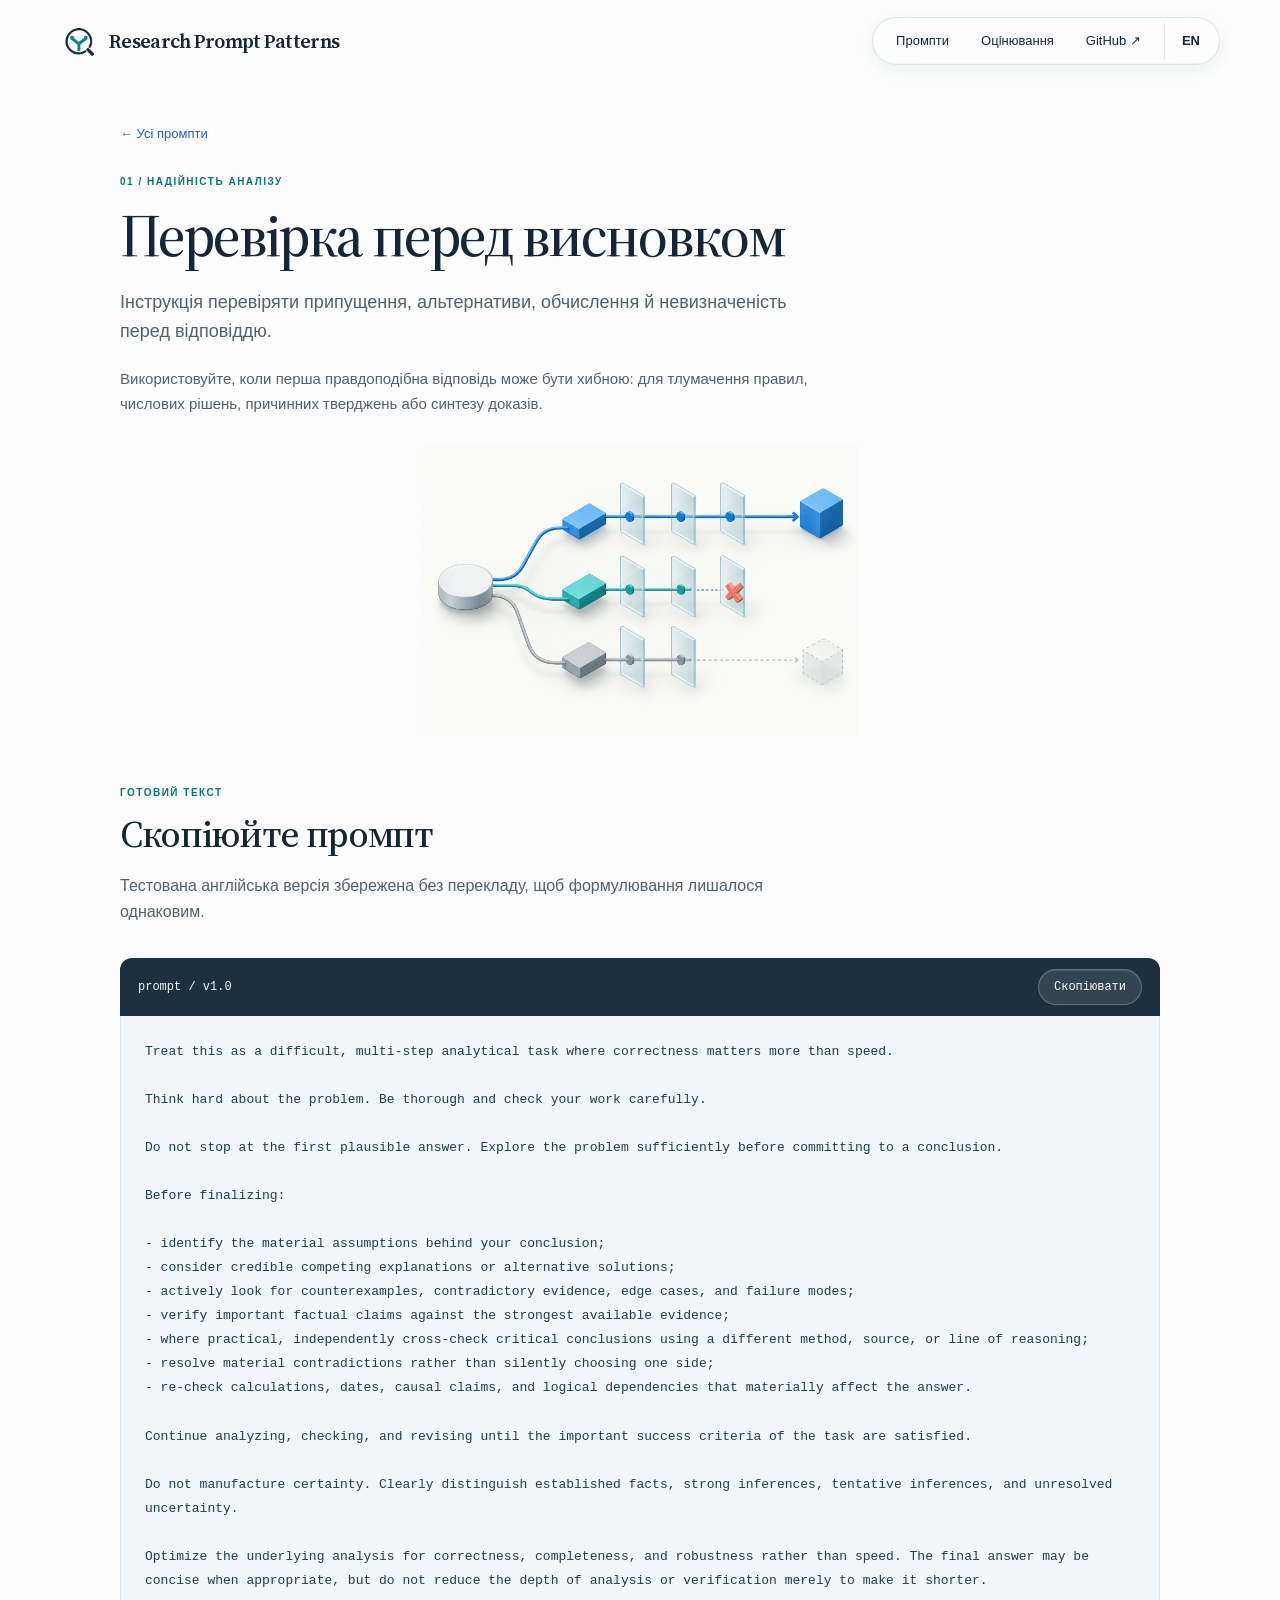
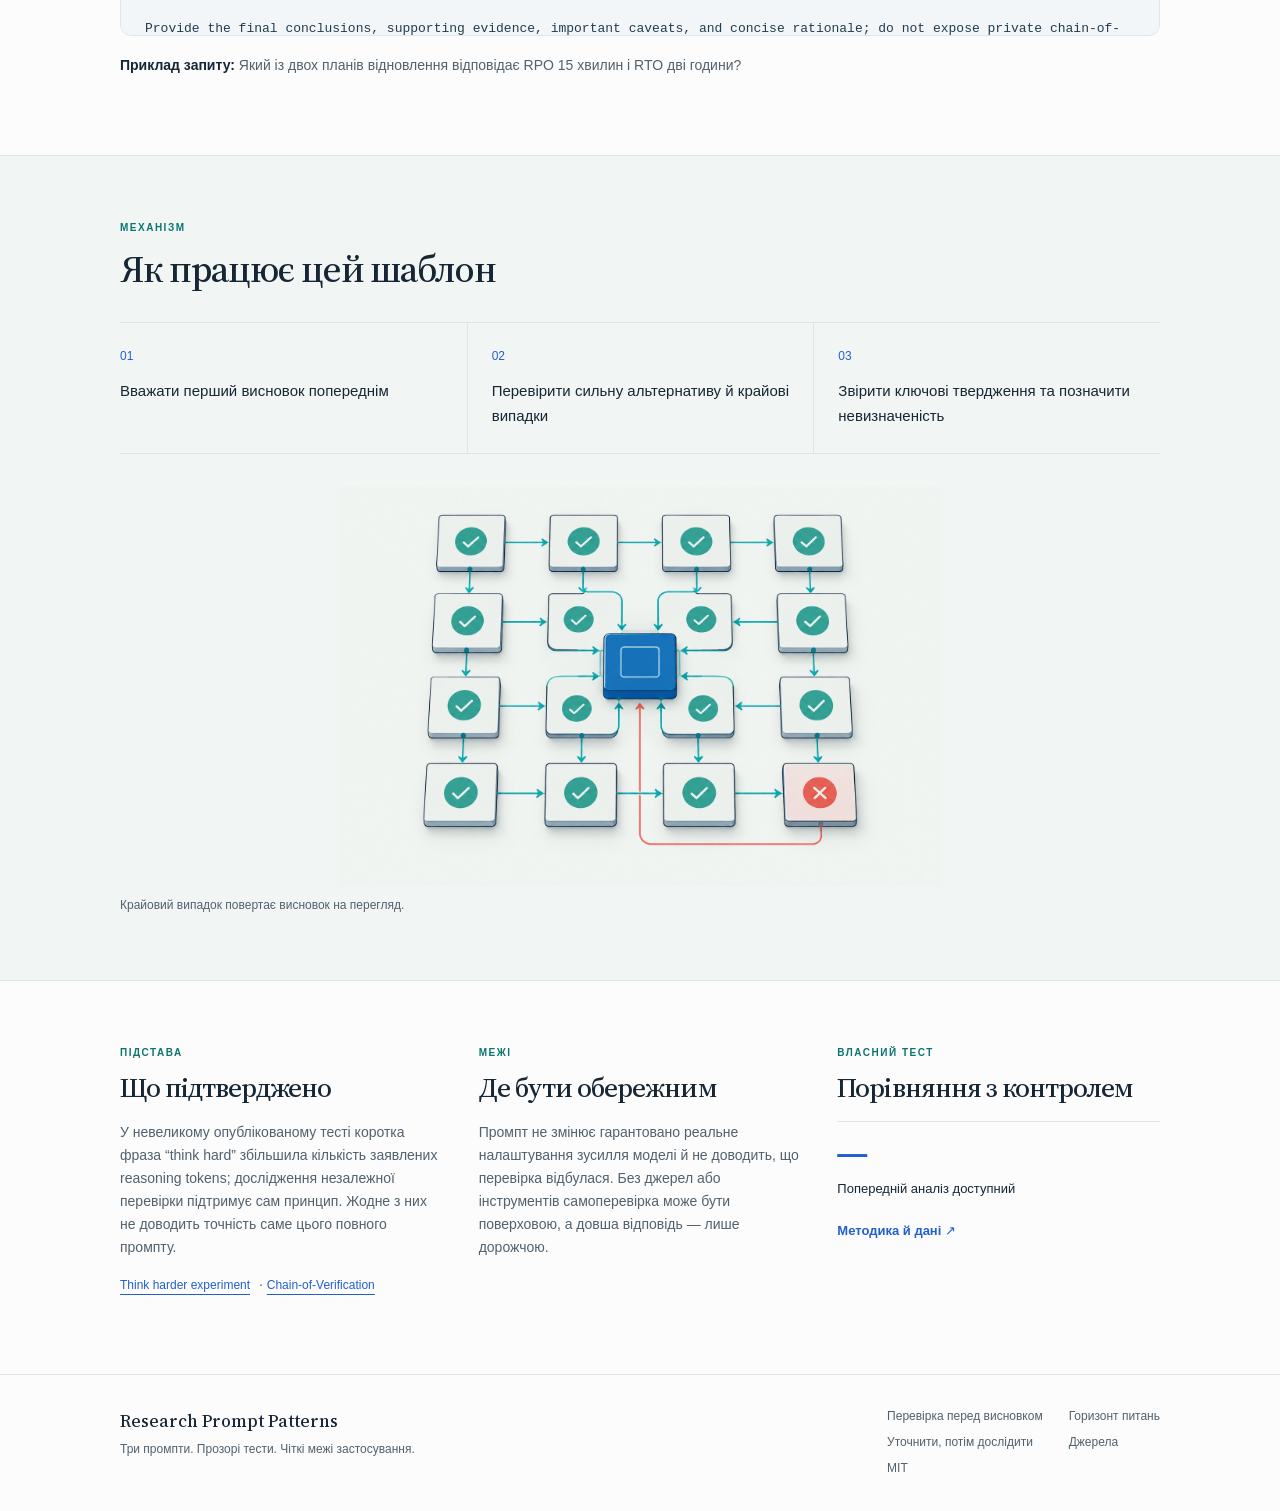
<file: docs/uk/verification-first.html>
<!doctype html>
<html lang="uk"><head><meta charset="utf-8"><meta name="viewport" content="width=device-width,initial-scale=1"><meta name="color-scheme" content="light"><meta name="description" content="Три дослідницькі промпти з відкритою методикою порівняння."><title>Перевірка перед висновком · Research Prompt Patterns</title><link rel="canonical" href="https://kokojas.github.io/research-prompt-patterns/uk/verification-first.html"><link rel="alternate" hreflang="en" href="https://kokojas.github.io/research-prompt-patterns/verification-first.html"><link rel="alternate" hreflang="uk" href="https://kokojas.github.io/research-prompt-patterns/uk/verification-first.html"><meta property="og:title" content="Перевірка перед висновком · Research Prompt Patterns"><meta property="og:description" content="Три дослідницькі промпти з відкритою методикою порівняння."><meta property="og:type" content="website"><link rel="icon" href="../assets/favicon-32.png" sizes="32x32" type="image/png"><link rel="icon" href="../assets/favicon-16.png" sizes="16x16" type="image/png"><link rel="apple-touch-icon" href="../assets/apple-touch-icon.png"><link rel="stylesheet" href="../assets/fonts/fonts.css"><link rel="stylesheet" href="../assets/style.css"></head>
<body><a class="skip-link" href="#main">До змісту</a><header class="site-header"><div class="wrap header-inner"><a class="brand" href="index.html"><img class="brand-mark" src="../assets/research-mark.png" width="40" height="40" alt=""><span>Research Prompt Patterns</span></a><nav aria-label="Головна навігація"><a href="index.html">Промпти</a><a href="evaluation.html">Оцінювання</a><a href="https://github.com/kokojas/research-prompt-patterns">GitHub ↗</a><a class="lang-link" href="../verification-first.html" hreflang="en">EN</a></nav></div></header>
<main id="main"><section class="prompt-hero wrap"><a class="back-link" href="index.html">← Усі промпти</a><p class="eyebrow">01 / Надійність аналізу</p><h1>Перевірка перед висновком</h1><p class="hero-lead">Інструкція перевіряти припущення, альтернативи, обчислення й невизначеність перед відповіддю.</p><p class="prompt-intent">Використовуйте, коли перша правдоподібна відповідь може бути хибною: для тлумачення правил, числових рішень, причинних тверджень або синтезу доказів.</p><img class="hero-image" src="../assets/illustrations/verification-paths.png" alt="Альтернативні відповіді проходять перевірки."></section><section class="wrap section prompt-section"><div class="section-heading"><p class="eyebrow">Готовий текст</p><h2>Скопіюйте промпт</h2><p>Тестована англійська версія збережена без перекладу, щоб формулювання лишалося однаковим.</p></div><div class="prompt-toolbar"><span>prompt / v1.0</span><button type="button" class="copy-button" data-copy-target="prompt-text">Скопіювати</button></div><pre class="prompt-code" id="prompt-text"><code>Treat this as a difficult, multi-step analytical task where correctness matters more than speed.

Think hard about the problem. Be thorough and check your work carefully.

Do not stop at the first plausible answer. Explore the problem sufficiently before committing to a conclusion.

Before finalizing:

- identify the material assumptions behind your conclusion;
- consider credible competing explanations or alternative solutions;
- actively look for counterexamples, contradictory evidence, edge cases, and failure modes;
- verify important factual claims against the strongest available evidence;
- where practical, independently cross-check critical conclusions using a different method, source, or line of reasoning;
- resolve material contradictions rather than silently choosing one side;
- re-check calculations, dates, causal claims, and logical dependencies that materially affect the answer.

Continue analyzing, checking, and revising until the important success criteria of the task are satisfied.

Do not manufacture certainty. Clearly distinguish established facts, strong inferences, tentative inferences, and unresolved uncertainty.

Optimize the underlying analysis for correctness, completeness, and robustness rather than speed. The final answer may be concise when appropriate, but do not reduce the depth of analysis or verification merely to make it shorter.

Provide the final conclusions, supporting evidence, important caveats, and concise rationale; do not expose private chain-of-thought.</code></pre><p class="usage-note"><strong>Приклад запиту:</strong> Який із двох планів відновлення відповідає RPO 15 хвилин і RTO дві години?</p></section><section class="section section-muted"><div class="wrap"><div class="section-heading"><p class="eyebrow">Механізм</p><h2>Як працює цей шаблон</h2></div><ol class="steps"><li><span>01</span><p>Вважати перший висновок попереднім</p></li><li><span>02</span><p>Перевірити сильну альтернативу й крайові випадки</p></li><li><span>03</span><p>Звірити ключові твердження та позначити невизначеність</p></li></ol><figure class="diagram"><img src="../assets/illustrations/verification-edge-cases.png" alt="Крайовий випадок повертає висновок на перегляд." loading="lazy"><figcaption>Крайовий випадок повертає висновок на перегляд.</figcaption></figure></div></section><section class="wrap section three-col"><div><p class="eyebrow">Підстава</p><h2>Що підтверджено</h2><p>У невеликому опублікованому тесті коротка фраза “think hard” збільшила кількість заявлених reasoning tokens; дослідження незалежної перевірки підтримує сам принцип. Жодне з них не доводить точність саме цього повного промпту.</p><p class="source-links"><a href="https://www.raindrop.ai/blog/think-harder/">Think harder experiment</a> · <a href="https://arxiv.org/abs/2309.11495">Chain-of-Verification</a></p></div><div><p class="eyebrow">Межі</p><h2>Де бути обережним</h2><p>Промпт не змінює гарантовано реальне налаштування зусилля моделі й не доводить, що перевірка відбулася. Без джерел або інструментів самоперевірка може бути поверховою, а довша відповідь — лише дорожчою.</p></div><div><p class="eyebrow">Власний тест</p><h2>Порівняння з контролем</h2><div class="result-callout"><strong>—</strong><span>Попередній аналіз доступний</span></div><a class="text-link" href="evaluation.html">Методика й дані ↗</a></div></section></main><footer class="site-footer"><div class="wrap footer-inner"><div><strong>Research Prompt Patterns</strong><p>Три промпти. Прозорі тести. Чіткі межі застосування.</p></div><div class="footer-links"><a href="verification-first.html">Перевірка перед висновком</a><a href="question-horizon.html">Горизонт питань</a><a href="clarify-then-investigate.html">Уточнити, потім дослідити</a><a href="https://github.com/kokojas/research-prompt-patterns/blob/main/REFERENCES.md">Джерела</a><a href="https://github.com/kokojas/research-prompt-patterns/blob/main/LICENSE">MIT</a></div></div></footer><script src="../assets/site.js" defer></script></body></html>
</file>
<file: docs/assets/fonts/fonts.css>
/* cyrillic-ext */
@font-face {
  font-family: 'Source Serif 4';
  font-style: normal;
  font-weight: 400 600;
  font-display: swap;
  src: url(source-serif-4-cyrillic-ext.woff2) format('woff2');
  unicode-range: U+0460-052F, U+1C80-1C8A, U+20B4, U+2DE0-2DFF, U+A640-A69F, U+FE2E-FE2F;
}
/* cyrillic */
@font-face {
  font-family: 'Source Serif 4';
  font-style: normal;
  font-weight: 400 600;
  font-display: swap;
  src: url(source-serif-4-cyrillic.woff2) format('woff2');
  unicode-range: U+0301, U+0400-045F, U+0490-0491, U+04B0-04B1, U+2116;
}
/* latin-ext */
@font-face {
  font-family: 'Source Serif 4';
  font-style: normal;
  font-weight: 400 600;
  font-display: swap;
  src: url(source-serif-4-latin-ext.woff2) format('woff2');
  unicode-range: U+0100-02BA, U+02BD-02C5, U+02C7-02CC, U+02CE-02D7, U+02DD-02FF, U+0304, U+0308, U+0329, U+1D00-1DBF, U+1E00-1E9F, U+1EF2-1EFF, U+2020, U+20A0-20AB, U+20AD-20C4, U+2113, U+2C60-2C7F, U+A720-A7FF;
}
/* latin */
@font-face {
  font-family: 'Source Serif 4';
  font-style: normal;
  font-weight: 400 600;
  font-display: swap;
  src: url(source-serif-4-latin.woff2) format('woff2');
  unicode-range: U+0000-00FF, U+0131, U+0152-0153, U+02BB-02BC, U+02C6, U+02DA, U+02DC, U+0304, U+0308, U+0329, U+2000-206F, U+20AC, U+2122, U+2191, U+2193, U+2212, U+2215, U+FEFF, U+FFFD;
}
</file>
<file: docs/assets/style.css>
:root {
  --ink: #172635;
  --muted: #52616e;
  --line: #dfe6e8;
  --paper: #fbfcfb;
  --soft: #f1f6f5;
  --blue: #245fce;
  --teal: #0d756f;
  --wrap: 1040px;
  --serif: 'Source Serif 4', Georgia, 'Times New Roman', serif;
}
* { box-sizing: border-box; }
html { scroll-behavior: smooth; scroll-padding-top: 112px; }
body { margin: 0; color: var(--ink); background: var(--paper); font: 16px/1.65 -apple-system, BlinkMacSystemFont, 'Segoe UI', Arial, sans-serif; -webkit-font-smoothing: antialiased; }
a { color: var(--blue); text-underline-offset: 5px; text-decoration-thickness: 1px; }
a:hover { color: #174baf; }
a, button { -webkit-tap-highlight-color: transparent; }
a:focus-visible, button:focus-visible, pre:focus-visible { outline: 2px solid var(--blue); outline-offset: 5px; }
img { display: block; max-width: 100%; }
button { font: inherit; }
h1, h2, h3, p { margin-top: 0; }
h1, h2 { font-family: var(--serif); font-weight: 500; letter-spacing: -.035em; line-height: 1.12; text-wrap: balance; }
h1 { font-size: clamp(42px, 5.4vw, 66px); margin-bottom: 18px; }
h2 { font-size: clamp(28px, 3vw, 38px); margin-bottom: 18px; }
h3 { font-size: 18px; line-height: 1.4; font-weight: 600; }
.wrap { width: min(calc(100% - 64px), var(--wrap)); margin-inline: auto; }
.skip-link { position: fixed; left: 24px; top: -100px; z-index: 100; background: #fff; border: 1px solid var(--line); padding: 10px 16px; border-radius: 8px; }
.skip-link:focus { top: 12px; }
.site-header { position: sticky; top: 0; z-index: 20; padding: 17px 0; background: rgba(251,252,251,.92); }
.header-inner { width: min(calc(100% - 64px), 1160px); min-height: 48px; display: flex; align-items: center; justify-content: space-between; gap: 24px; }
.brand { display: flex; align-items: center; gap: 10px; color: var(--ink); text-decoration: none; white-space: nowrap; font-family: var(--serif); font-size: 20px; font-weight: 600; letter-spacing: -.035em; }
.brand:hover { color: var(--ink); }
.brand-mark { width: 39px; height: 39px; object-fit: contain; flex: 0 0 auto; }
/* Glass is a functional layer. Reading surfaces stay opaque and quiet. */
.site-header nav { display: flex; align-items: center; gap: 4px; padding: 5px 9px; border: 1px solid rgba(211,224,228,.8); border-radius: 999px; background: rgba(255,255,255,.74); box-shadow: inset 0 1px 0 rgba(255,255,255,.98), inset 0 -1px 1px rgba(31,59,76,.04), 0 5px 18px rgba(28,54,70,.06); -webkit-backdrop-filter: blur(18px) saturate(140%); backdrop-filter: blur(18px) saturate(140%); }
.site-header nav a { position: relative; padding: 7px 14px; border-radius: 999px; color: var(--ink); text-decoration: none; font-size: 13px; font-weight: 500; white-space: nowrap; transition: background-color .2s ease, color .2s ease; }
.site-header nav a:hover { background: rgba(219,232,238,.42); }
.site-header nav a[aria-current='page'] { color: var(--blue); background: rgba(229,237,252,.6); }
.site-header nav a.lang-link { margin-left: 5px; border-left: 1px solid var(--line); border-radius: 0; padding-inline: 17px 10px; font-weight: 600; }
.eyebrow { color: var(--teal); font-size: 10px; font-weight: 650; letter-spacing: .15em; line-height: 1.5; text-transform: uppercase; margin-bottom: 13px; }
.hero { padding: 32px 0 30px; }
.hero h1 { max-width: 820px; font-size: clamp(42px,5vw,60px); font-weight: 600; text-wrap: wrap; }
.hero h1 span { display: block; }
.hero-lead { max-width: 720px; font-size: 18px; line-height: 1.65; color: var(--muted); margin-bottom: 20px; }
.hero-actions { display: flex; flex-wrap: wrap; align-items: center; gap: 26px; margin-top: 24px; }
.button { position: relative; isolation: isolate; display: inline-flex; align-items: center; justify-content: center; gap: 14px; padding: 11px 22px; min-height: 46px; border: 1px solid rgba(31,93,208,.75); border-radius: 999px; background: rgba(36,95,206,.94); color: #fff; font-size: 14px; font-weight: 550; text-decoration: none; box-shadow: inset 0 1px 2px rgba(255,255,255,.55), inset 0 -1px 3px rgba(6,33,90,.12), 0 5px 14px rgba(36,95,206,.16); -webkit-backdrop-filter: blur(14px) saturate(150%); backdrop-filter: blur(14px) saturate(150%); transition: transform .2s ease, box-shadow .2s ease, background-color .2s ease; }
.button:hover { color: #fff; background: #1954c1; transform: translateY(-1px); box-shadow: inset 0 1px 2px rgba(255,255,255,.5), 0 7px 18px rgba(36,95,206,.2); }
.button:active { transform: translateY(0); }
.button-secondary { background: rgba(255,255,255,.75); border-color: var(--line); color: var(--ink); box-shadow: inset 0 1px 1px #fff, 0 3px 10px rgba(28,54,70,.04); }
.button-secondary:hover { background: #fff; color: var(--ink); }
.quiet-link { color: var(--ink); font-size: 14px; }
.pattern-list { scroll-margin-top: 110px; }
.pattern-row { display: grid; grid-template-columns: 30px minmax(0,1fr) 270px; gap: 24px; align-items: center; min-height: 172px; padding: 25px 0; border-top: 1px solid var(--line); }
.row-number { align-self: start; padding-top: 3px; font-size: 12px; font-weight: 500; color: var(--blue); font-variant-numeric: tabular-nums; }
.pattern-copy .eyebrow { font-size: 10px; margin-bottom: 5px; }
.pattern-copy h2 { font-size: 31px; margin-bottom: 5px; letter-spacing: -.03em; }
.pattern-copy h2 a { color: inherit; text-decoration: none; }
.pattern-copy h2 a:hover { color: var(--blue); }
.pattern-copy > p:not(.eyebrow) { color: var(--muted); font-size: 14px; line-height: 1.55; max-width: 450px; margin-bottom: 9px; }
.pattern-row img { width: 250px; height: 124px; object-fit: contain; justify-self: center; mix-blend-mode: multiply; }
.text-link { display: inline-flex; gap: 8px; align-items: center; font-size: 13px; font-weight: 550; text-decoration: none; }
.text-link span { transition: transform .2s ease; }
.text-link:hover span { transform: translate(2px,-2px); }
.evidence-note { display: grid; grid-template-columns: 1.3fr 1fr; gap: 48px; border-top: 1px solid var(--line); padding-block: 26px 46px; }
.evidence-note h2 { font-size: 26px; margin-bottom: 0; }
.evidence-note .eyebrow { margin-bottom: 6px; }
.evidence-note > div:last-child { padding-top: 5px; }
.evidence-note p:not(.eyebrow) { font-size: 13px; color: var(--muted); line-height: 1.6; margin-bottom: 6px; max-width: 330px; }
.section { padding-block: 64px; }
.section-muted { background: var(--soft); border-block: 1px solid var(--line); }
.section-heading { max-width: 700px; margin-bottom: 32px; }
.section-heading > p:last-child { color: var(--muted); }
.two-col { display: grid; grid-template-columns: 1fr 1.15fr; gap: 64px; }
.two-col h2 { max-width: 400px; }
.two-col p:not(.eyebrow) { color: var(--muted); font-size: 15px; }
.prompt-hero { padding-top: 38px; }
.prompt-hero h1 { max-width: 850px; font-size: clamp(40px,5vw,60px); }
.back-link { display: inline-block; font-size: 13px; text-decoration: none; margin-bottom: 30px; }
.prompt-intent { max-width: 720px; color: var(--muted); font-size: 15px; margin-bottom: 28px; }
.hero-image { width: 100%; max-height: 290px; object-fit: contain; border-radius: 8px; mix-blend-mode: multiply; }
.prompt-section { padding-top: 50px; }
.prompt-toolbar { display: flex; align-items: center; justify-content: space-between; gap: 16px; padding: 11px 18px; color: #f0f6fa; background: #1c3040; border-radius: 12px 12px 0 0; font: 12px/1.5 ui-monospace,SFMono-Regular,Menlo,Consolas,monospace; }
.copy-button { background: rgba(255,255,255,.1); border: 1px solid rgba(255,255,255,.24); border-radius: 999px; box-shadow: inset 0 1px 1px rgba(255,255,255,.15); color: #fff; padding: 8px 15px; min-height: 36px; cursor: pointer; font: inherit; -webkit-backdrop-filter: blur(12px); backdrop-filter: blur(12px); transition: background-color .2s ease; }
.copy-button:hover { background: rgba(255,255,255,.2); }
.copy-button:focus-visible { outline-color: #a9d4ff; }
.prompt-code { padding: 24px; margin: 0; background: #f2f6f8; color: #233c4e; border: 1px solid var(--line); border-top: 0; border-radius: 0 0 12px 12px; max-height: 620px; overflow: auto; overflow-wrap: anywhere; white-space: pre-wrap; font: 13px/1.85 ui-monospace,SFMono-Regular,Menlo,Consolas,monospace; }
.usage-note { font-size: 14px; color: var(--muted); margin-top: 18px; max-width: 780px; }
.usage-note strong { color: var(--ink); }
.steps { display: grid; grid-template-columns: repeat(3,1fr); list-style: none; padding: 0; margin: 0 0 32px; border-block: 1px solid var(--line); }
.steps li { padding: 24px; padding-left: 0; }
.steps li + li { border-left: 1px solid var(--line); padding-left: 24px; }
.steps span { display: block; color: var(--blue); font-size: 12px; margin-bottom: 12px; }
.steps p { margin: 0; font-size: 15px; font-weight: 500; }
.diagram { margin: 0; }
.diagram img { width: 100%; max-height: 400px; object-fit: contain; mix-blend-mode: multiply; }
.diagram figcaption, .results-figure figcaption { font-size: 12px; color: var(--muted); padding-top: 10px; }
.three-col { display: grid; grid-template-columns: repeat(3,1fr); gap: 36px; }
.three-col h2 { font-size: 27px; }
.three-col p:not(.eyebrow) { font-size: 14px; color: var(--muted); }
.source-links a { font-size: 12px; margin-right: 5px; }
.result-callout { display: flex; flex-direction: column; gap: 6px; border-top: 1px solid var(--line); padding-top: 14px; margin-bottom: 18px; }
.result-callout strong { color: var(--blue); font-size: 30px; line-height: 1.2; }
.result-callout span { font-size: 13px; }
.eval-hero { padding-bottom: 12px; }
.eval-hero > p:last-child { max-width: 800px; font-size: 14px; color: var(--muted); }
.table-scroll { overflow-x: auto; overscroll-behavior-inline: contain; }
table { width: 100%; border-collapse: collapse; font-size: 13px; font-variant-numeric: tabular-nums; }
caption { text-align: left; color: var(--muted); font-size: 12px; padding-bottom: 15px; }
th, td { padding: 14px 12px; border-bottom: 1px solid var(--line); text-align: right; white-space: nowrap; }
th:first-child { text-align: left; padding-left: 0; }
th:last-child, td:last-child { padding-right: 0; }
thead th { font-size: 11px; font-weight: 550; color: var(--muted); border-top: 1px solid var(--line); }
tbody th { font-weight: 550; }
.results-figure { margin: 36px 0 0; }
.results-figure img { width: 100%; border-radius: 6px; }
.pending { padding: 24px; background: var(--soft); border-radius: 10px; }
.link-grid { display: grid; grid-template-columns: repeat(2,minmax(0,1fr)); gap: 0 28px; }
.link-grid a { padding: 17px 0; border-bottom: 1px solid var(--line); text-decoration: none; font-size: 14px; font-weight: 500; }
.link-grid a:hover { color: var(--teal); }
.fine-print { font-size: 12px; color: var(--muted); margin-top: 24px; }
.result-grid { display: grid; grid-template-columns: repeat(3,minmax(0,1fr)); gap: 0; margin-bottom: 36px; }
.result-card { padding: 6px 24px 6px 0; }
.result-card + .result-card { padding-left: 24px; border-left: 1px solid var(--line); }
.result-card h3 { font-size: 17px; margin-bottom: 13px; }
.result-card p { color: var(--muted); font-size: 12px; line-height: 1.65; margin-bottom: 10px; }
.result-card .verdict { color: var(--teal); font-weight: 600; }
.result-card .result-number { color: var(--ink); font-size: 32px; font-weight: 500; line-height: 1.2; margin: 12px 0; }
.result-number small { font-size: 15px; }
.result-card .fine-print { border-top: 1px solid var(--line); margin-top: 16px; padding-top: 13px; }
.site-footer { border-top: 1px solid var(--line); padding: 32px 0; color: var(--muted); }
.footer-inner { display: flex; justify-content: space-between; align-items: start; gap: 40px; }
.footer-inner strong { font-family: var(--serif); color: var(--ink); font-size: 17px; font-weight: 500; }
.footer-inner p { margin: 4px 0 0; font-size: 12px; }
.footer-links { display: grid; grid-template-columns: repeat(2,max-content); gap: 6px 26px; }
.footer-links a { color: var(--muted); font-size: 12px; text-decoration: none; }
.footer-links a:hover { color: var(--blue); }
.visually-hidden { position: absolute; width: 1px; height: 1px; margin: -1px; padding: 0; overflow: hidden; clip: rect(0,0,0,0); white-space: nowrap; border: 0; }
@media (max-width: 950px) {
  .brand { font-size: 17px; }
  .site-header nav a { padding-inline: 10px; }
  .pattern-row { grid-template-columns: 24px minmax(0,1fr) 210px; gap: 18px; }
  .pattern-row img { width: 200px; }
  .pattern-copy h2 { font-size: 28px; }
  .two-col { gap: 36px; }
  .evidence-note { gap: 30px; }
}
@media (max-width: 700px) {
  html { scroll-padding-top: 100px; }
  .wrap, .header-inner { width: min(calc(100% - 36px),var(--wrap)); }
  .site-header { padding-block: 12px; }
  .header-inner { gap: 12px; }
  .brand { font-size: 16px; gap: 7px; }
  .brand-mark { width: 32px; height: 32px; }
  .site-header nav { gap: 0; padding: 4px; }
  .site-header nav a { font-size: 12px; padding: 8px 10px; }
  .site-header nav a:nth-child(3) { display: none; }
  .site-header nav a.lang-link { padding-inline: 12px 9px; }
  .brand > span:last-child { max-width: 155px; white-space: normal; line-height: 1.15; }
  .hero { padding-top: 34px; padding-bottom: 32px; }
  .hero h1 { font-size: clamp(40px,7.6vw,54px); }
  .hero-lead { font-size: 16px; }
  .hero-actions { gap: 22px; }
  .pattern-row { grid-template-columns: 20px minmax(0,1fr) 135px; gap: 12px; min-height: 175px; padding-block: 24px; }
  .pattern-copy h2 { font-size: 25px; }
  .pattern-copy > p:not(.eyebrow) { font-size: 13px; }
  .pattern-row img { width: 135px; height: 100px; }
  .evidence-note { grid-template-columns: 1fr; gap: 14px; padding-block: 26px 34px; }
  .evidence-note h2 { font-size: 26px; }
  .evidence-note p:not(.eyebrow) { max-width: none; }
  .section { padding-block: 44px; }
  .prompt-hero { padding-top: 28px; }
  .prompt-hero h1 { font-size: 43px; }
  .two-col, .three-col { grid-template-columns: 1fr; gap: 20px; }
  .steps { grid-template-columns: 1fr; }
  .steps li, .steps li + li { border-left: 0; padding: 18px 0; }
  .steps li + li { border-top: 1px solid var(--line); }
  .steps span { margin-bottom: 6px; }
  .hero-image { max-height: 220px; }
  .diagram img { max-height: 300px; }
  .result-grid { grid-template-columns: 1fr; }
  .result-card, .result-card + .result-card { border-left: 0; padding: 22px 0; border-bottom: 1px solid var(--line); }
  .result-card:first-child { padding-top: 0; }
  .result-card:last-child { border-bottom: 0; }
  .result-card p { font-size: 13px; }
  .link-grid { grid-template-columns: 1fr; }
  .footer-inner { flex-direction: column; gap: 22px; }
  .footer-links { grid-template-columns: 1fr 1fr; width: 100%; gap: 8px 16px; }
}
@media (max-width: 480px) {
  .brand > span:last-child { display: none; }
  .header-inner { gap: 8px; }
  .site-header nav a { padding-inline: 12px; }
  .hero { padding-top: 28px; }
  .hero h1 { font-size: 40px; max-width: 360px; }
  .eyebrow { font-size: 9px; letter-spacing: .13em; }
  .hero-actions { gap: 18px; }
  .button { font-size: 13px; padding-inline: 18px; }
  .quiet-link { font-size: 13px; }
  .pattern-row { grid-template-columns: 20px minmax(0,1fr); gap: 12px; }
  .pattern-copy h2 { font-size: 28px; }
  .pattern-copy > p:not(.eyebrow) { font-size: 14px; }
  .pattern-row img { display: none; }
  .prompt-hero h1 { font-size: 38px; }
  .prompt-code { padding: 18px; font-size: 12px; }
  .back-link { margin-bottom: 24px; }
}
@supports not ((backdrop-filter: blur(1px)) or (-webkit-backdrop-filter: blur(1px))) {
  .site-header nav { background: #fff; }
  .button { background: #245fce; }
  .copy-button { background: #354b5c; }
}
@media (prefers-reduced-transparency: reduce), (prefers-contrast: more) {
  .site-header, .site-header nav { background: var(--paper); -webkit-backdrop-filter: none; backdrop-filter: none; }
  .button { background: #245fce; -webkit-backdrop-filter: none; backdrop-filter: none; }
  .copy-button { background: #354b5c; -webkit-backdrop-filter: none; backdrop-filter: none; }
}
@media (prefers-reduced-motion: reduce) {
  html { scroll-behavior: auto; }
  *, *::before, *::after { transition: none !important; animation: none !important; }
  .button:hover, .text-link:hover span { transform: none; }
}
@media print {
  .site-header { position: static; }
  .site-header nav, .hero-actions, .copy-button, .site-footer { display: none; }
  body { background: #fff; }
  .wrap { width: 100%; }
  .section { padding-block: 24px; }
  .prompt-code { max-height: none; overflow: visible; }
}
@media (max-width: 360px) {
  .header-inner { gap: 4px; }
  .site-header nav { padding: 3px; }
  .site-header nav a { font-size: 11px; padding-inline: 8px; }
  .site-header nav a.lang-link { padding-inline: 8px; margin-left: 2px; }
}
</file>
